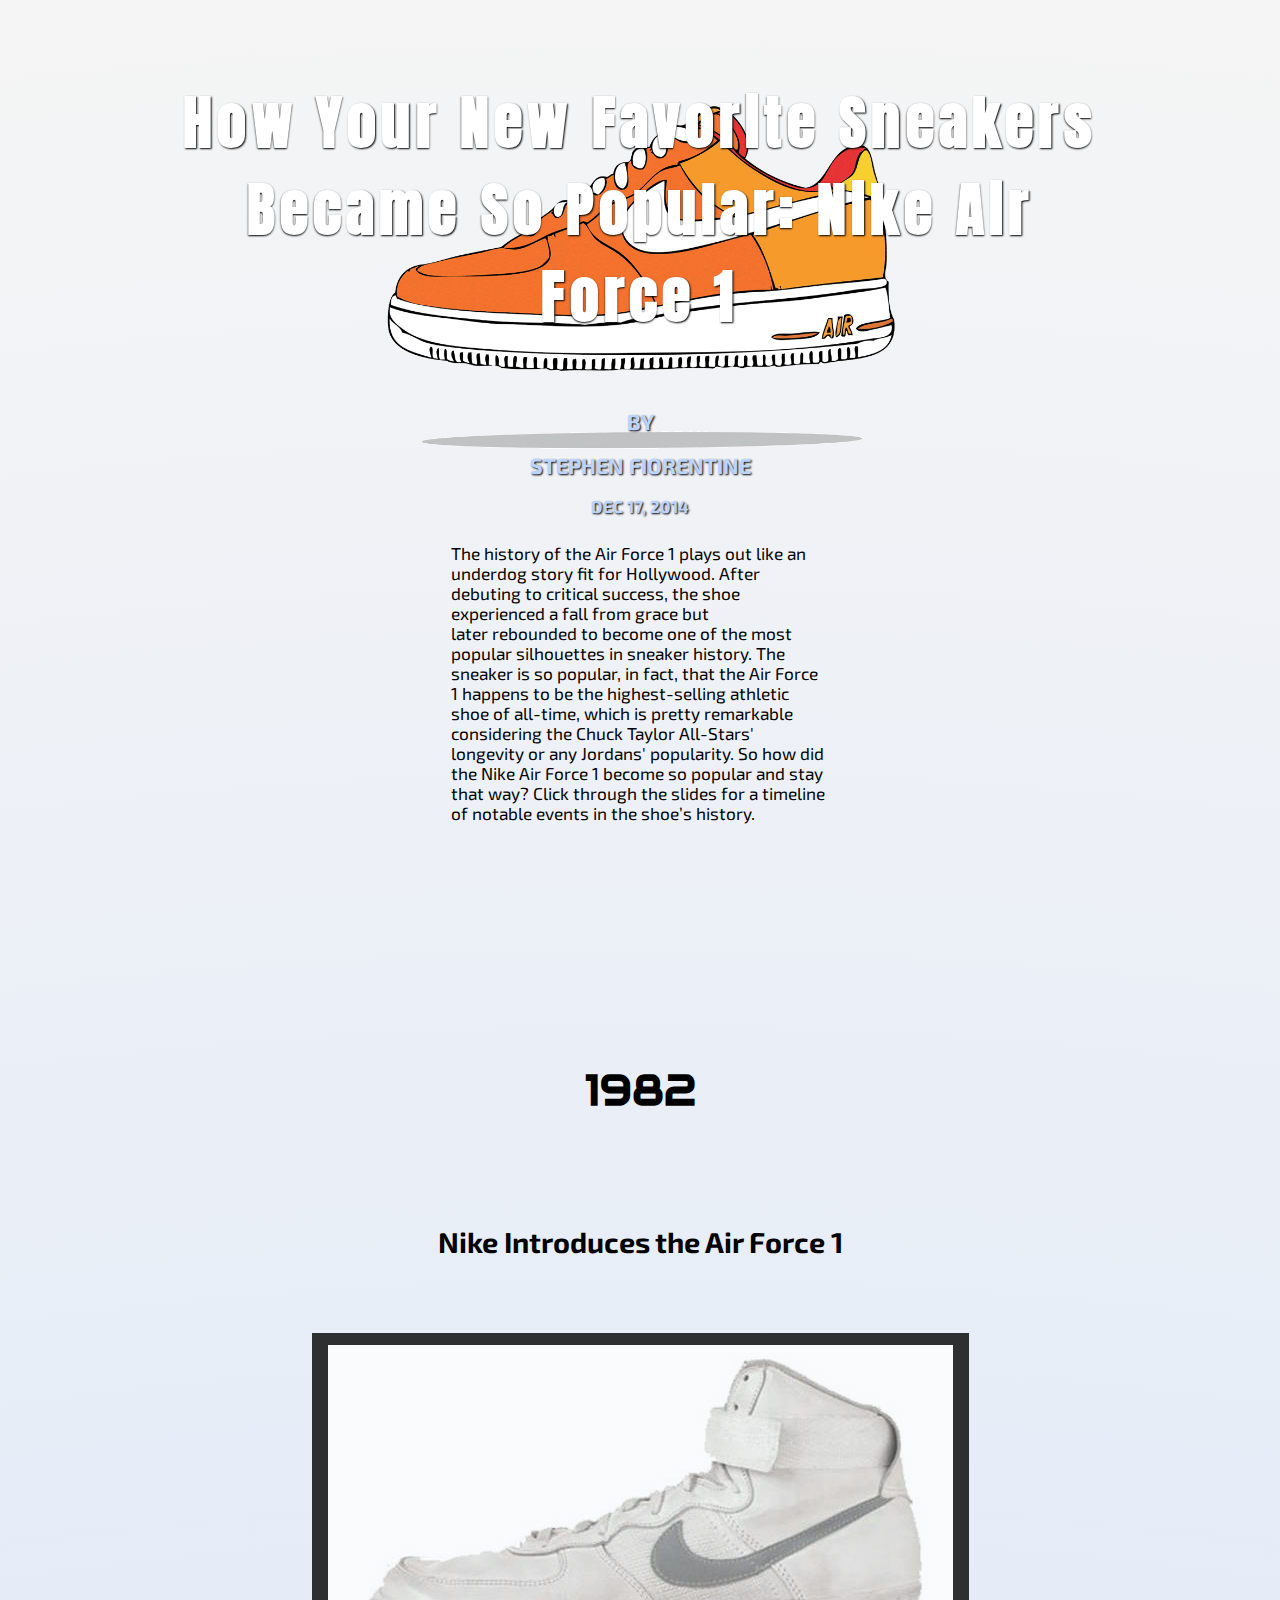
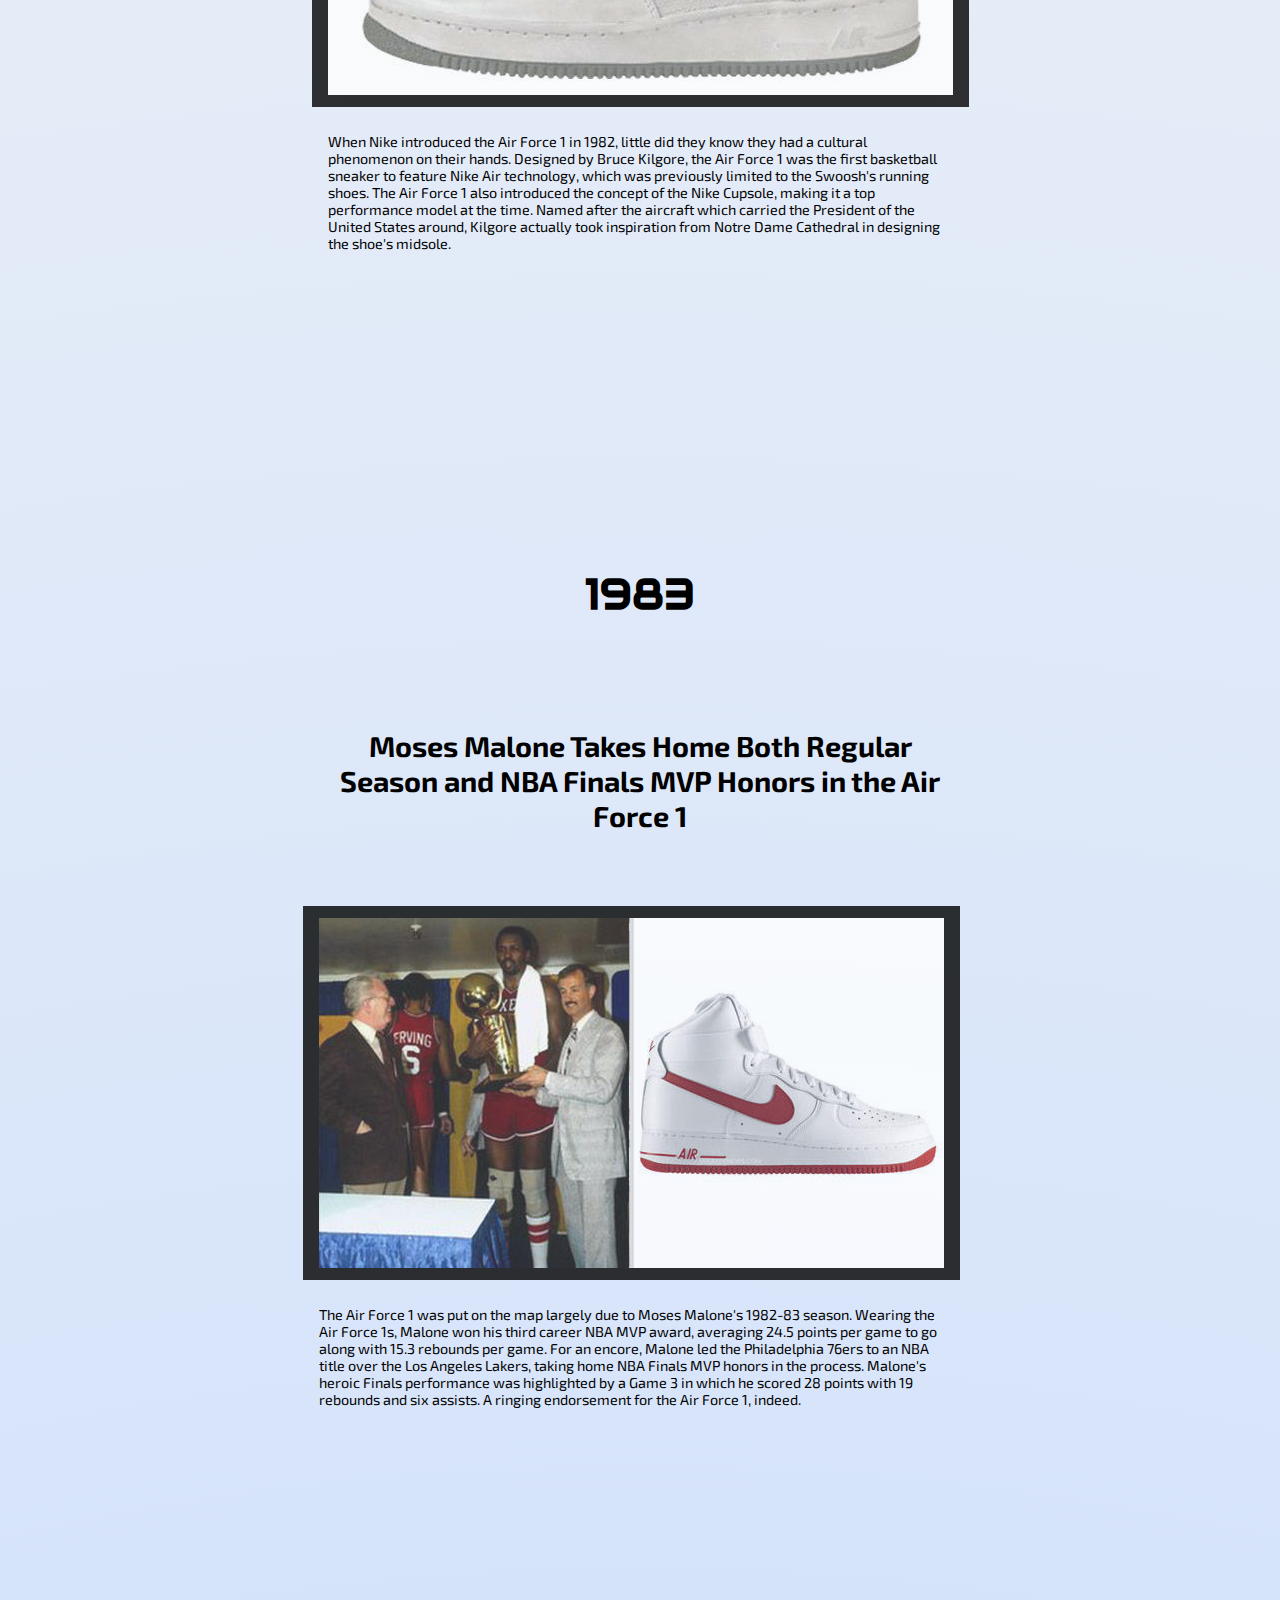
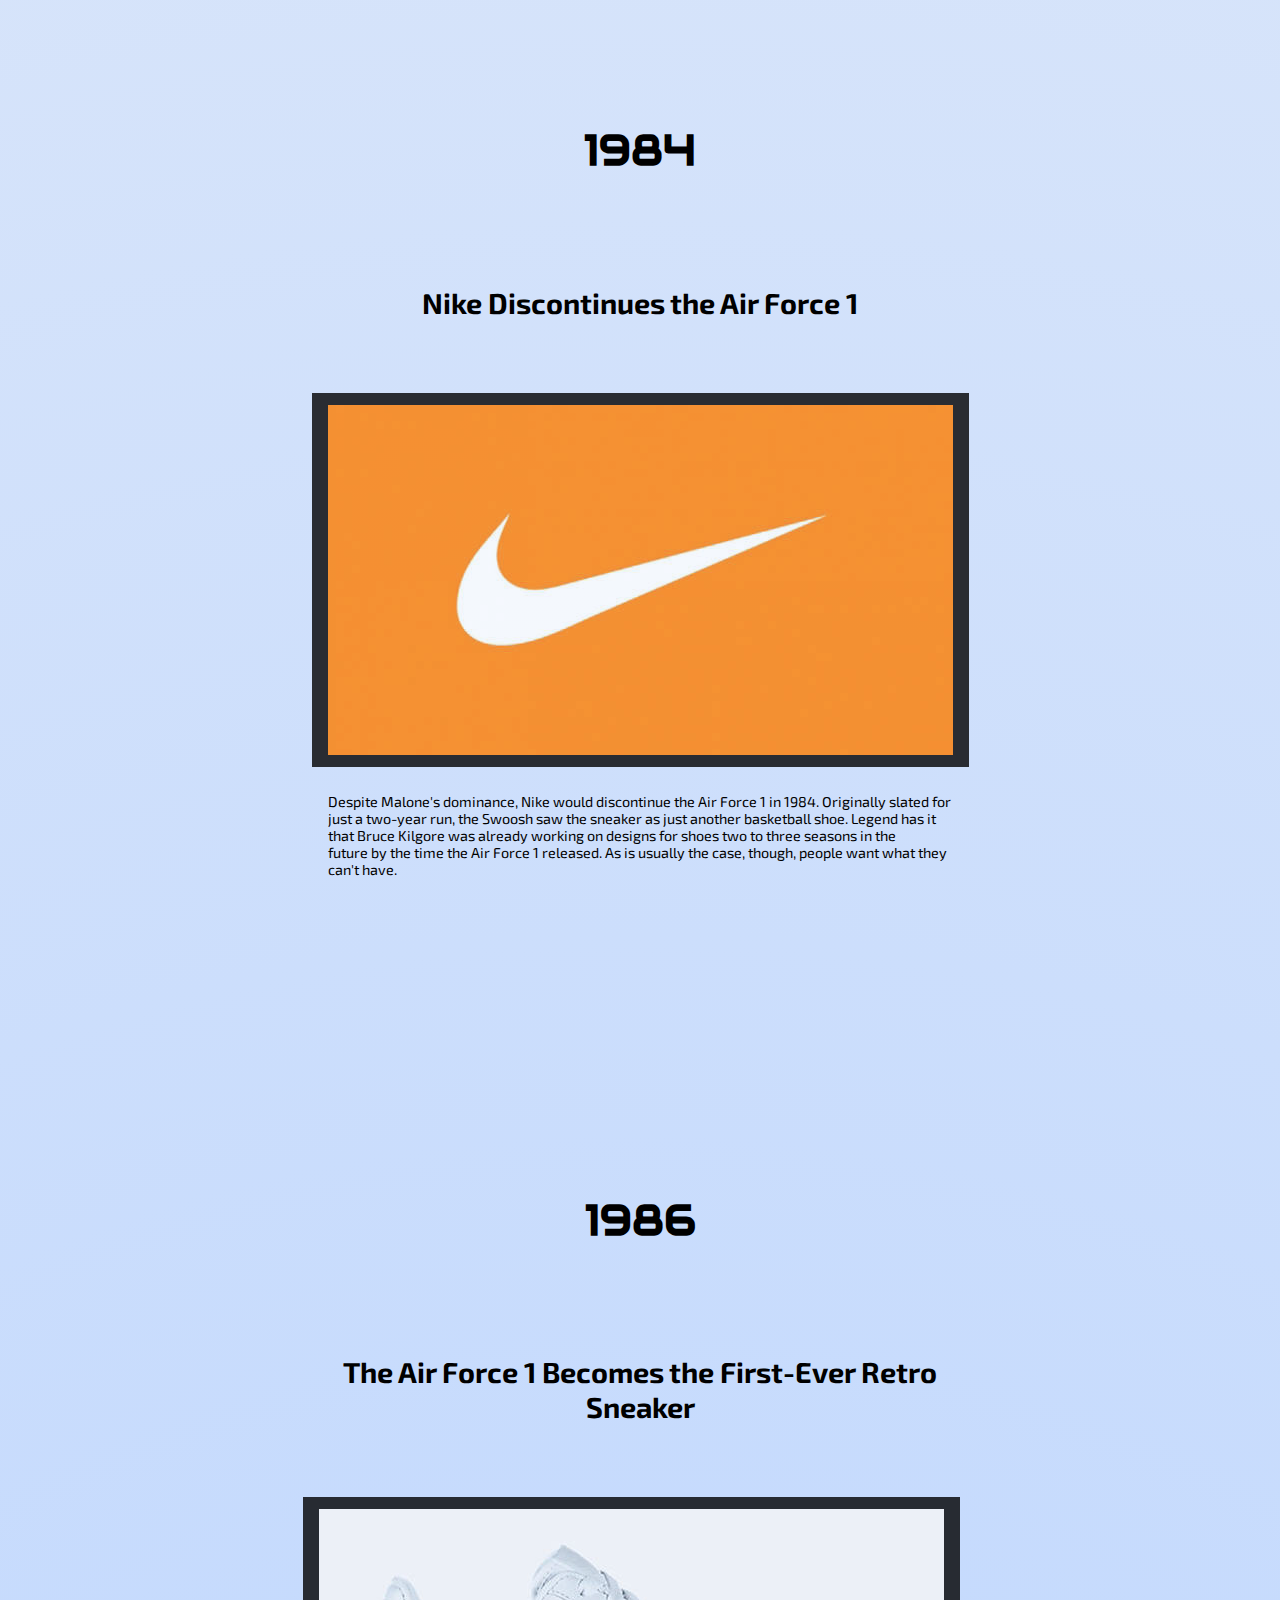
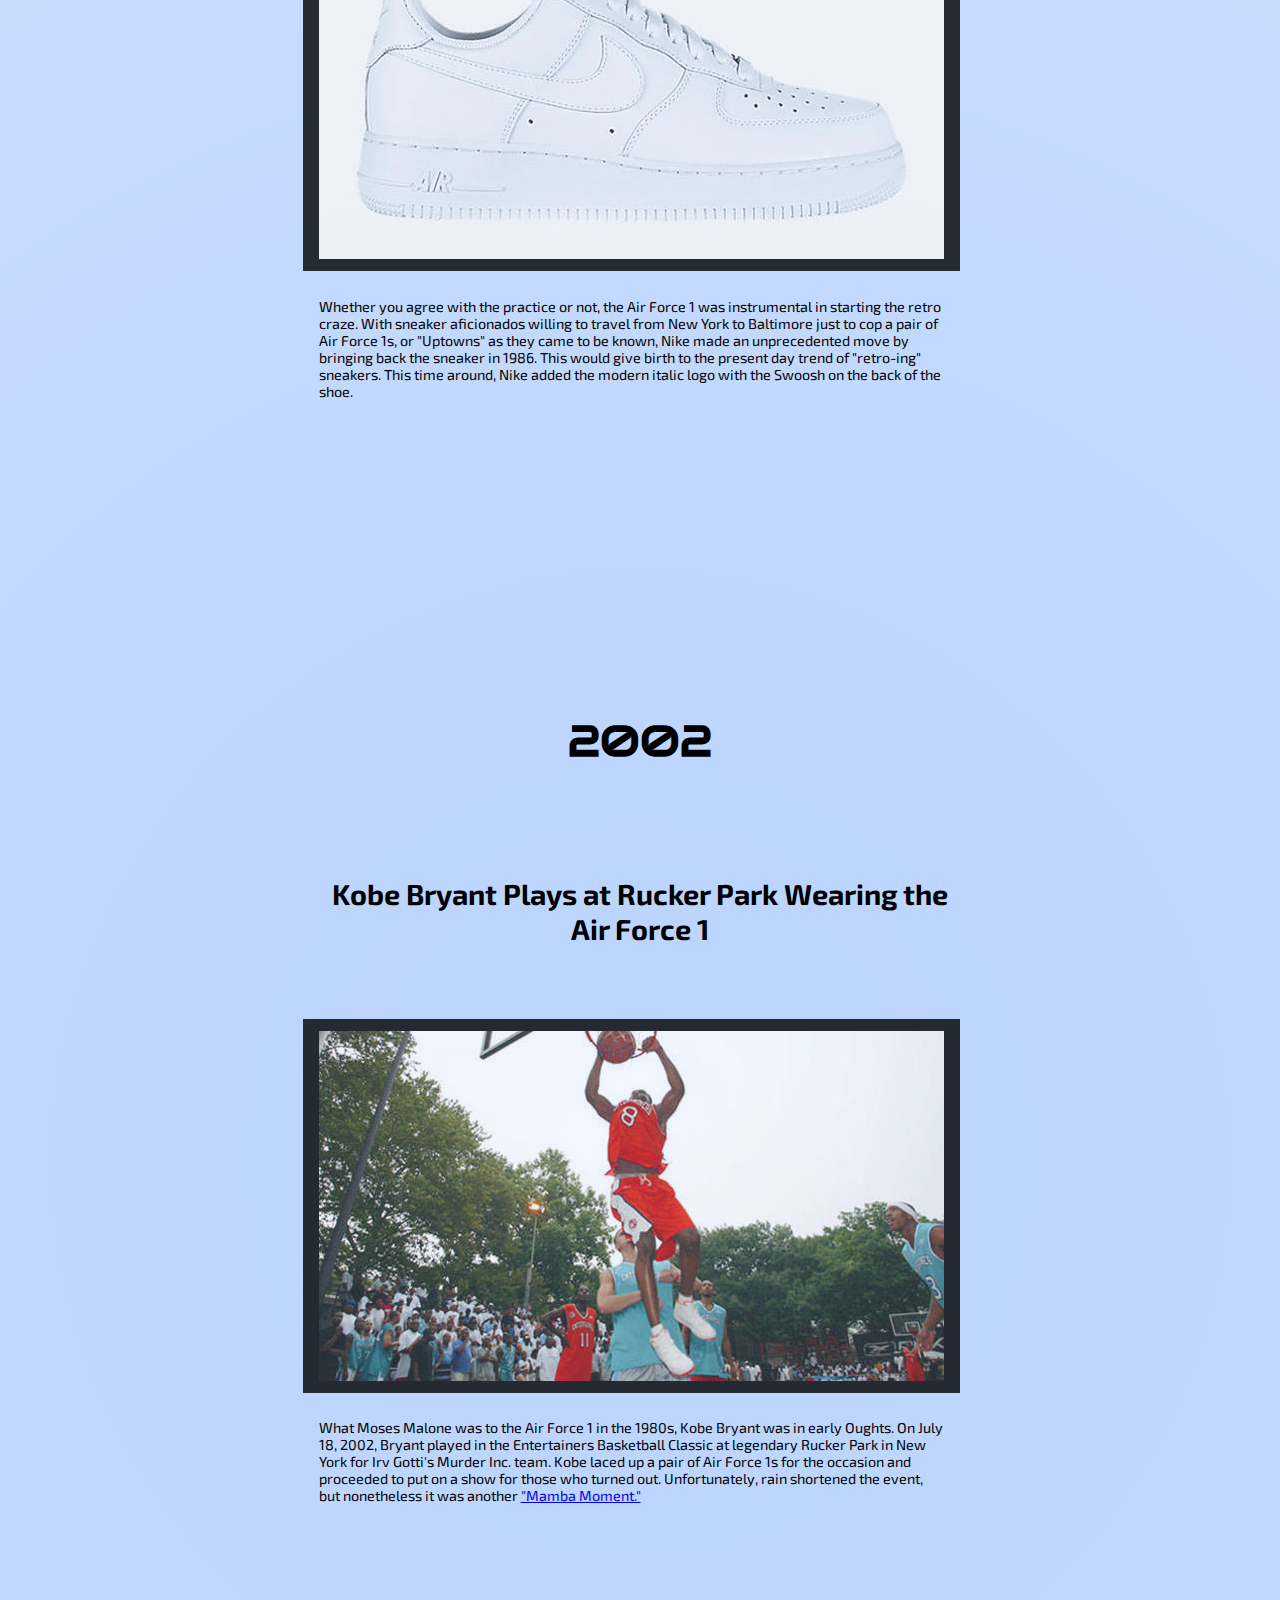
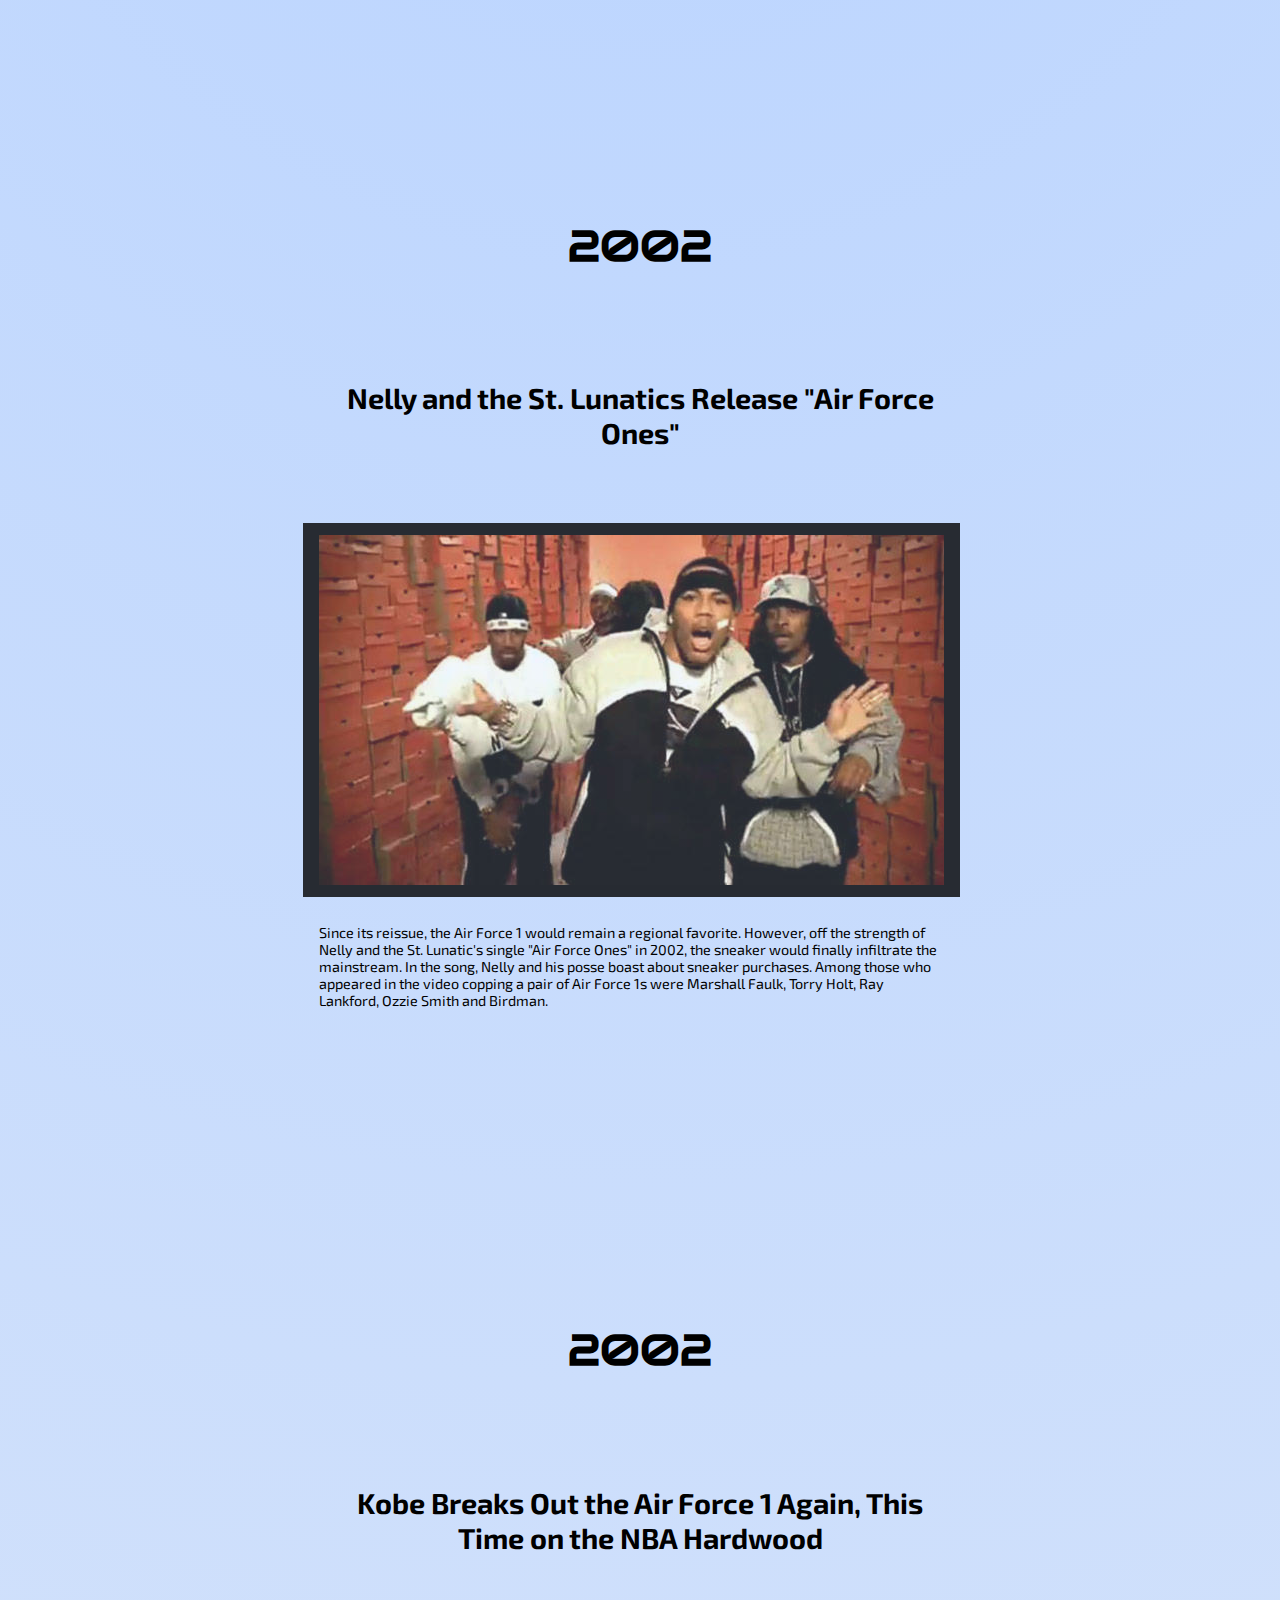
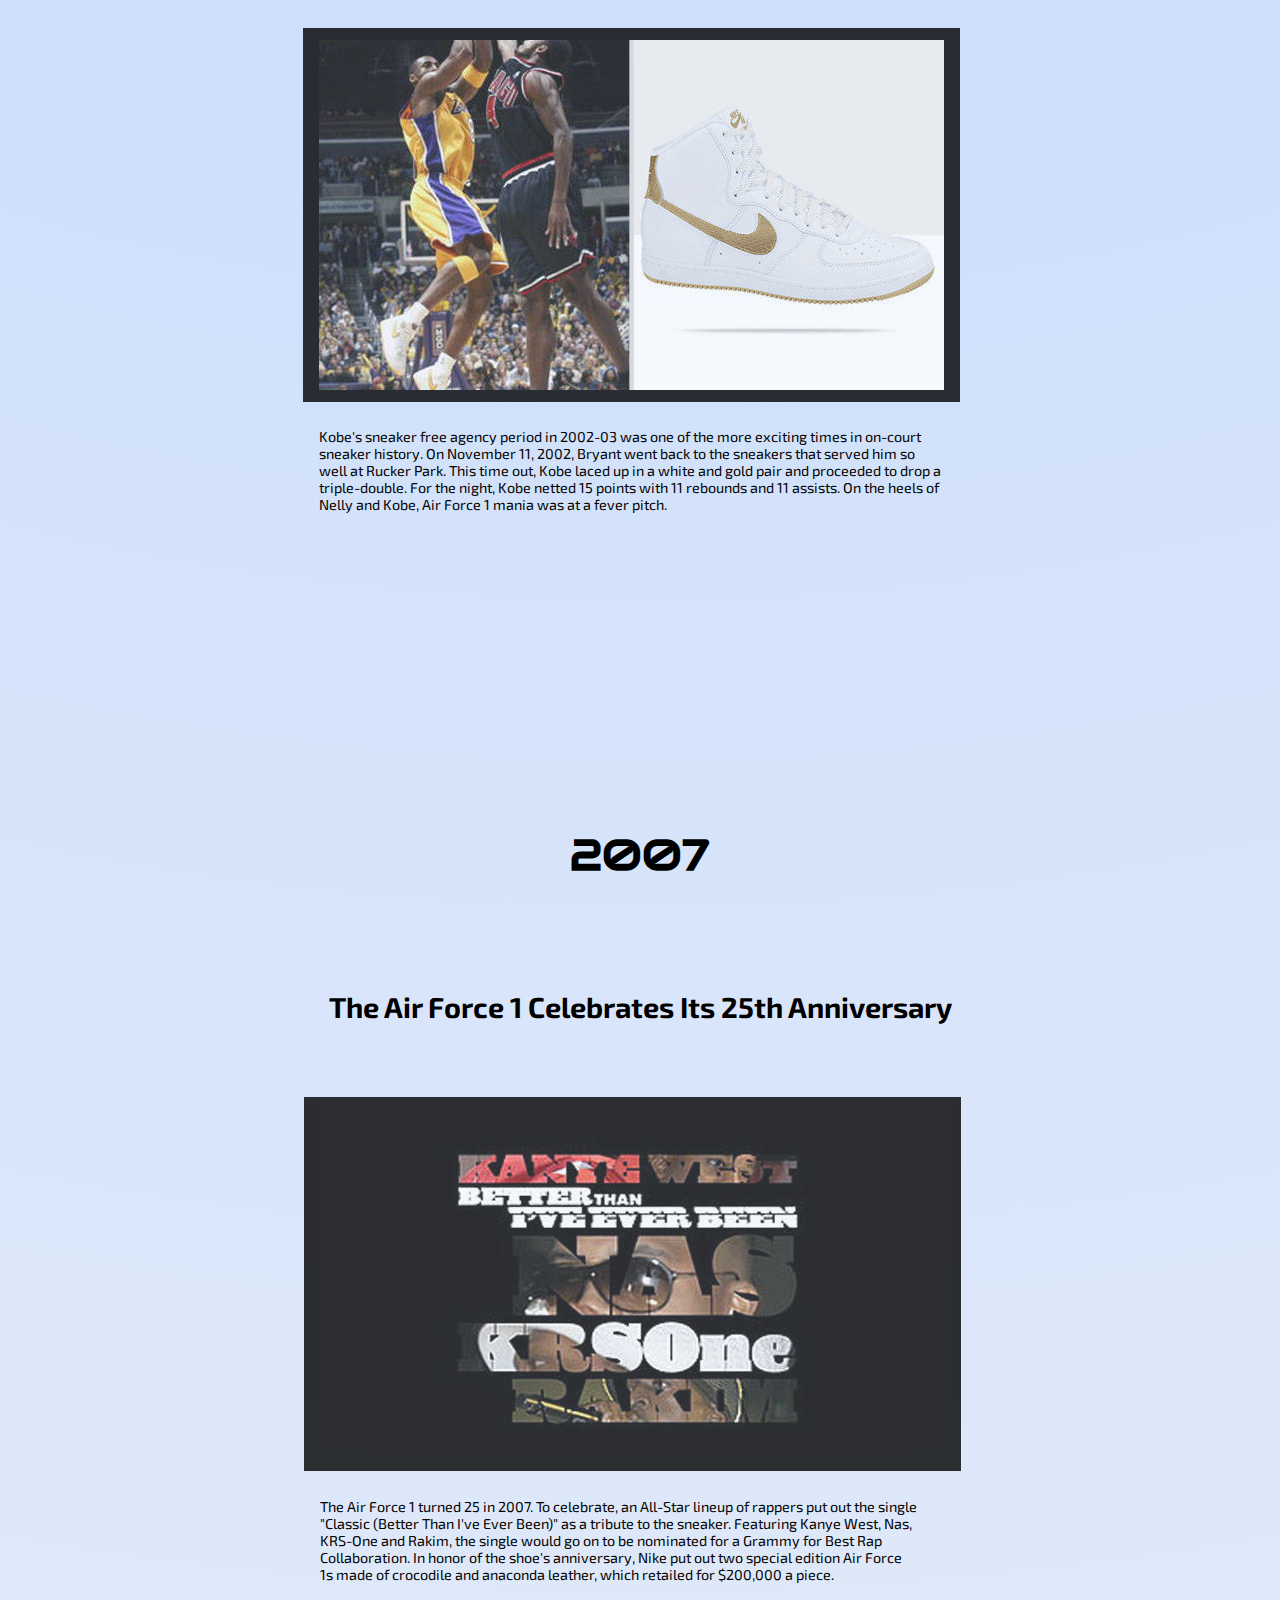
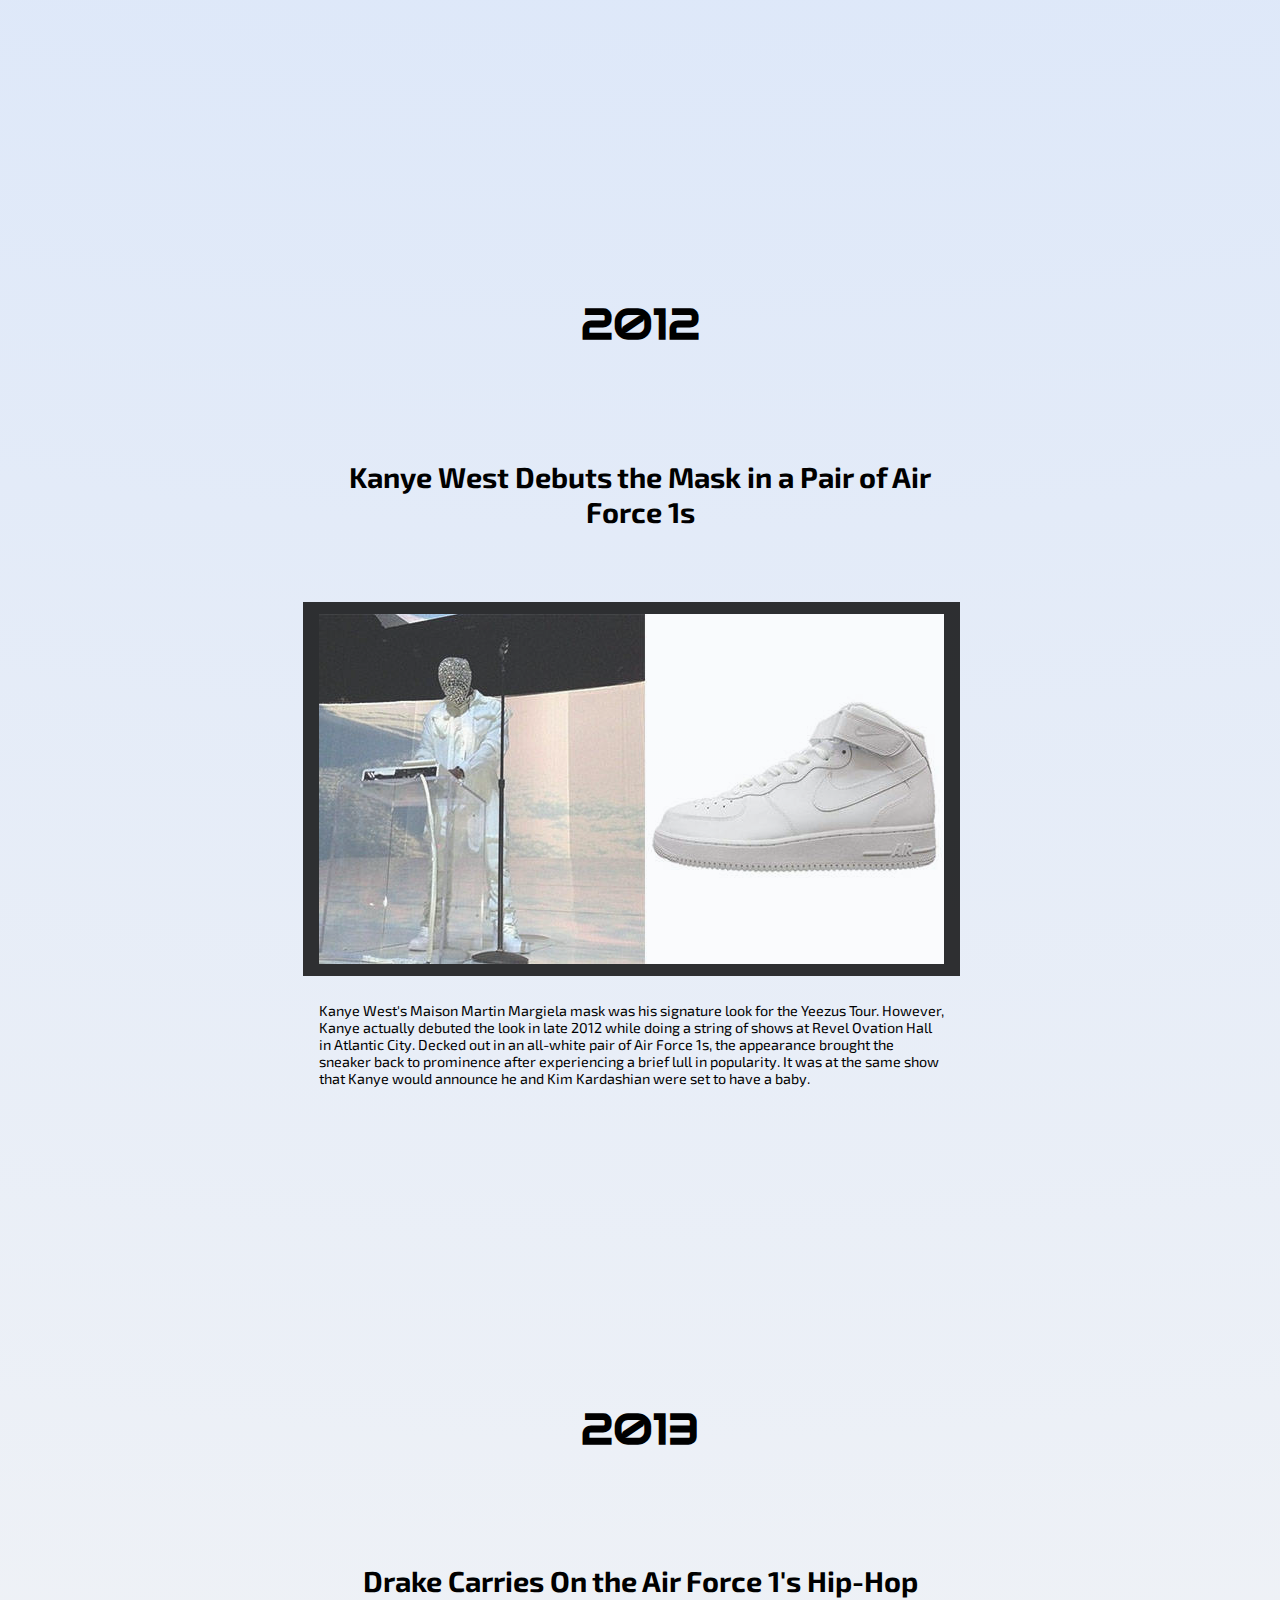
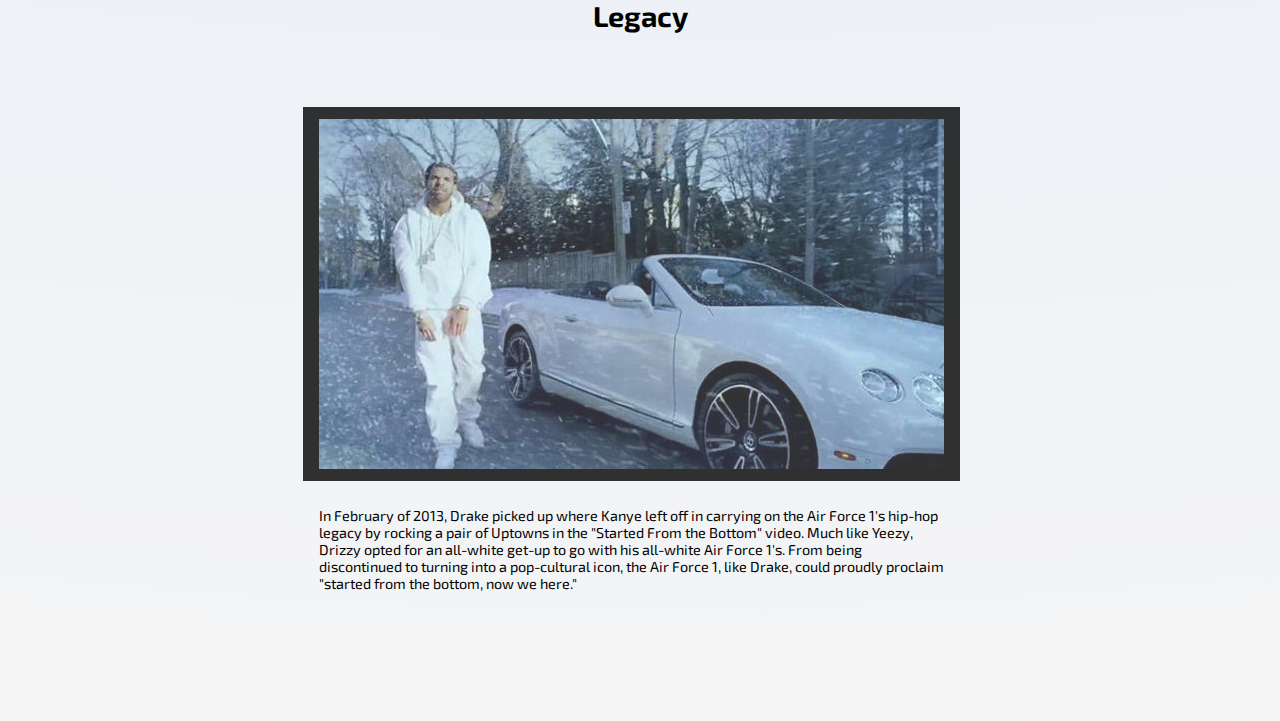
<file: index.html>
<!DOCTYPE html>
<html>
  <head>
    <meta charset="utf-8">
    <link rel="stylesheet" type="text/css" href="style.css">
    <link href="https://fonts.googleapis.com/css?family=Anton|Audiowide|Exo+2" rel="stylesheet">
    <title>How Your New Favorite Sneakers Became So Popular: Nike Air Force 1</title>
  </head>
  <body>

    <div class="title">
      <h1>How Your New Favorite Sneakers Became So Popular: Nike Air Force 1</h1>
      <h2>BY</h2>
      <h2>STEPHEN FIORENTINE</h2>
      <h3>DEC 17, 2014</h3>
      <!--<img id="af1" src="af1_small.gif">-->
    </div>

    <div class="intro">
    <p>The history of the Air Force 1 plays out like an underdog story fit for Hollywood. After debuting to critical success, the shoe experienced a fall from grace but later rebounded to become one of the most popular silhouettes in sneaker history. The sneaker is so popular, in fact, that the Air Force 1 happens to be the highest-selling athletic shoe of all-time, which is pretty remarkable considering the Chuck Taylor All-Stars' longevity or any Jordans' popularity.
      So how did the Nike Air Force 1 become so popular and stay that way? Click through the slides for a timeline of notable events in the shoe’s history.</p>
    </div>

    <!-- hover date test
    <div class="hover">
      <button class="hoverbtn">2013</button>
      <div class="hover-content">
        <h4>Drake Carries On the Air Force 1's Hip-Hop Legacy</h4>
        <img src="../p_img/2013.jpg">
        <p>In February of 2013, Drake picked up where Kanye left off in carrying on the Air Force 1's hip-hop legacy by rocking a pair of Uptowns in the "Started From the Bottom" video. Much like Yeezy, Drizzy opted for an all-white get-up to go with his all-white Air Force 1's. From being discontinued to turning into a pop-cultural icon, the Air Force 1, like Drake, could proudly proclaim "started from the bottom, now we here."</p>
      </div>
    </div>
    -->

    <div class="flex-container">

      <div class="flex-item">
      <h4>1982</h4>
      <h5>Nike Introduces the Air Force 1</h5>
      <img src="p_img/1982.jpg">
      <p>When Nike introduced the Air Force 1 in 1982, little did they know they had a cultural phenomenon on their hands. Designed by Bruce Kilgore, the Air Force 1 was the first basketball sneaker to feature Nike Air technology, which was previously limited to the Swoosh's running shoes. The Air Force 1 also introduced the concept of the Nike Cupsole, making it a top performance model at the time. Named after the aircraft which carried the President of the United States around, Kilgore actually took inspiration from Notre Dame Cathedral in designing the shoe's midsole.</p>
      </div>

      <div class="flex-item">
      <h4>1983</h4>
      <h5>Moses Malone Takes Home Both Regular Season and NBA Finals MVP Honors in the Air Force 1</h5>
      <img src="p_img/1983.jpg">
      <p>The Air Force 1 was put on the map largely due to Moses Malone's 1982-83 season. Wearing the Air Force 1s, Malone won his third career NBA MVP award, averaging 24.5 points per game to go along with 15.3 rebounds per game. For an encore, Malone led the Philadelphia 76ers to an NBA title over the Los Angeles Lakers, taking home NBA Finals MVP honors in the process. Malone's heroic Finals performance was highlighted by a Game 3 in which he scored 28 points with 19 rebounds and six assists. A ringing endorsement for the Air Force 1, indeed.</p>
      </div>

      <div class="flex-item">
      <h4>1984</h4>
      <h5>Nike Discontinues the Air Force 1</h5>
      <img src="p_img/1984.jpg">
      <p>Despite Malone's dominance, Nike would discontinue the Air Force 1 in 1984. Originally slated for just a two-year run, the Swoosh saw the sneaker as just another basketball shoe. Legend has it that Bruce Kilgore was already working on designs for shoes two to three seasons in the future by the time the Air Force 1 released. As is usually the case, though, people want what they can't have.</p>
      </div>

      <div class="flex-item">
      <h4>1986</h4>
      <h5>The Air Force 1 Becomes the First-Ever Retro Sneaker</h5>
      <img src="p_img/1986.jpg">
      <p>Whether you agree with the practice or not, the Air Force 1 was instrumental in starting the retro craze. With sneaker aficionados willing to travel from New York to Baltimore just to cop a pair of Air Force 1s, or "Uptowns" as they came to be known, Nike made an unprecedented move by bringing back the sneaker in 1986. This would give birth to the present day trend of "retro-ing" sneakers. This time around, Nike added the modern italic logo with the Swoosh on the back of the shoe.</p>
      </div>

      <div class="flex-item">
      <h4>2002</h4>
      <h5>Kobe Bryant Plays at Rucker Park Wearing the Air Force 1</h5>
      <img src="p_img/2002.jpg">
      <p>What Moses Malone was to the Air Force 1 in the 1980s, Kobe Bryant was in early Oughts. On July 18, 2002, Bryant played in the Entertainers Basketball Classic at legendary Rucker Park in New York for Irv Gotti's Murder Inc. team. Kobe laced up a pair of Air Force 1s for the occasion and proceeded to put on a show for those who turned out. Unfortunately, rain shortened the event, but nonetheless it was another <a href="http://sneakerreport.com/sports/basketball-sports/nike-honors-kobe-bryant-with-the-nikeid-kobe-9-elite-low-mamba-moment/">"Mamba Moment."</a></p>
      </div>

      <div class="flex-item">
      <h4>2002</h4>
      <h5>Nelly and the St. Lunatics Release "Air Force Ones"</h5>
      <img src="p_img/2002_2.jpg">
      <p>Since its reissue, the Air Force 1 would remain a regional favorite. However, off the strength of Nelly and the St. Lunatic's single "Air Force Ones" in 2002, the sneaker would finally infiltrate the mainstream. In the song, Nelly and his posse boast about sneaker purchases. Among those who appeared in the video copping a pair of Air Force 1s were Marshall Faulk, Torry Holt, Ray Lankford, Ozzie Smith and Birdman.</p>
      </div>

      <div class="flex-item">
      <h4>2002</h4>
      <h5>Kobe Breaks Out the Air Force 1 Again, This Time on the NBA Hardwood</h5>
      <img src="p_img/2002_3.jpg">
      <p>Kobe's sneaker free agency period in 2002-03 was one of the more exciting times in on-court sneaker history. On November 11, 2002, Bryant went back to the sneakers that served him so well at Rucker Park. This time out, Kobe laced up in a white and gold pair and proceeded to drop a triple-double. For the night, Kobe netted 15 points with 11 rebounds and 11 assists. On the heels of Nelly and Kobe, Air Force 1 mania was at a fever pitch.</p>
      </div>

      <div class="flex-item">
      <h4>2007</h4>
      <h5>The Air Force 1 Celebrates Its 25th Anniversary</h5>
      <img src="p_img/2007.jpg">
      <p>The Air Force 1 turned 25 in 2007. To celebrate, an All-Star lineup of rappers put out the single "Classic (Better Than I've Ever Been)" as a tribute to the sneaker. Featuring Kanye West, Nas, KRS-One and Rakim, the single would go on to be nominated for a Grammy for Best Rap Collaboration. In honor of the shoe's anniversary, Nike put out two special edition Air Force 1s made of crocodile and anaconda leather, which retailed for $200,000 a piece.</p>
      </div>

      <div class="flex-item">
      <h4>2012</h4>
      <h5>Kanye West Debuts the Mask in a Pair of Air Force 1s</h5>
      <img src="p_img/2012.jpg">
      <p>Kanye West's Maison Martin Margiela mask was his signature look for the Yeezus Tour. However, Kanye actually debuted the look in late 2012 while doing a string of shows at Revel Ovation Hall in Atlantic City. Decked out in an all-white pair of Air Force 1s, the appearance brought the sneaker back to prominence after experiencing a brief lull in popularity. It was at the same show that Kanye would announce he and Kim Kardashian were set to have a baby.</p>
      </div>

      <div class="flex-item">
      <h4>2013</h4>
      <h5>Drake Carries On the Air Force 1's Hip-Hop Legacy</h5>
      <img src="p_img/2013.jpg">
      <p>In February of 2013, Drake picked up where Kanye left off in carrying on the Air Force 1's hip-hop legacy by rocking a pair of Uptowns in the "Started From the Bottom" video. Much like Yeezy, Drizzy opted for an all-white get-up to go with his all-white Air Force 1's. From being discontinued to turning into a pop-cultural icon, the Air Force 1, like Drake, could proudly proclaim "started from the bottom, now we here."</p>
      </div>


    </div>
  </body>
</html>
</file>
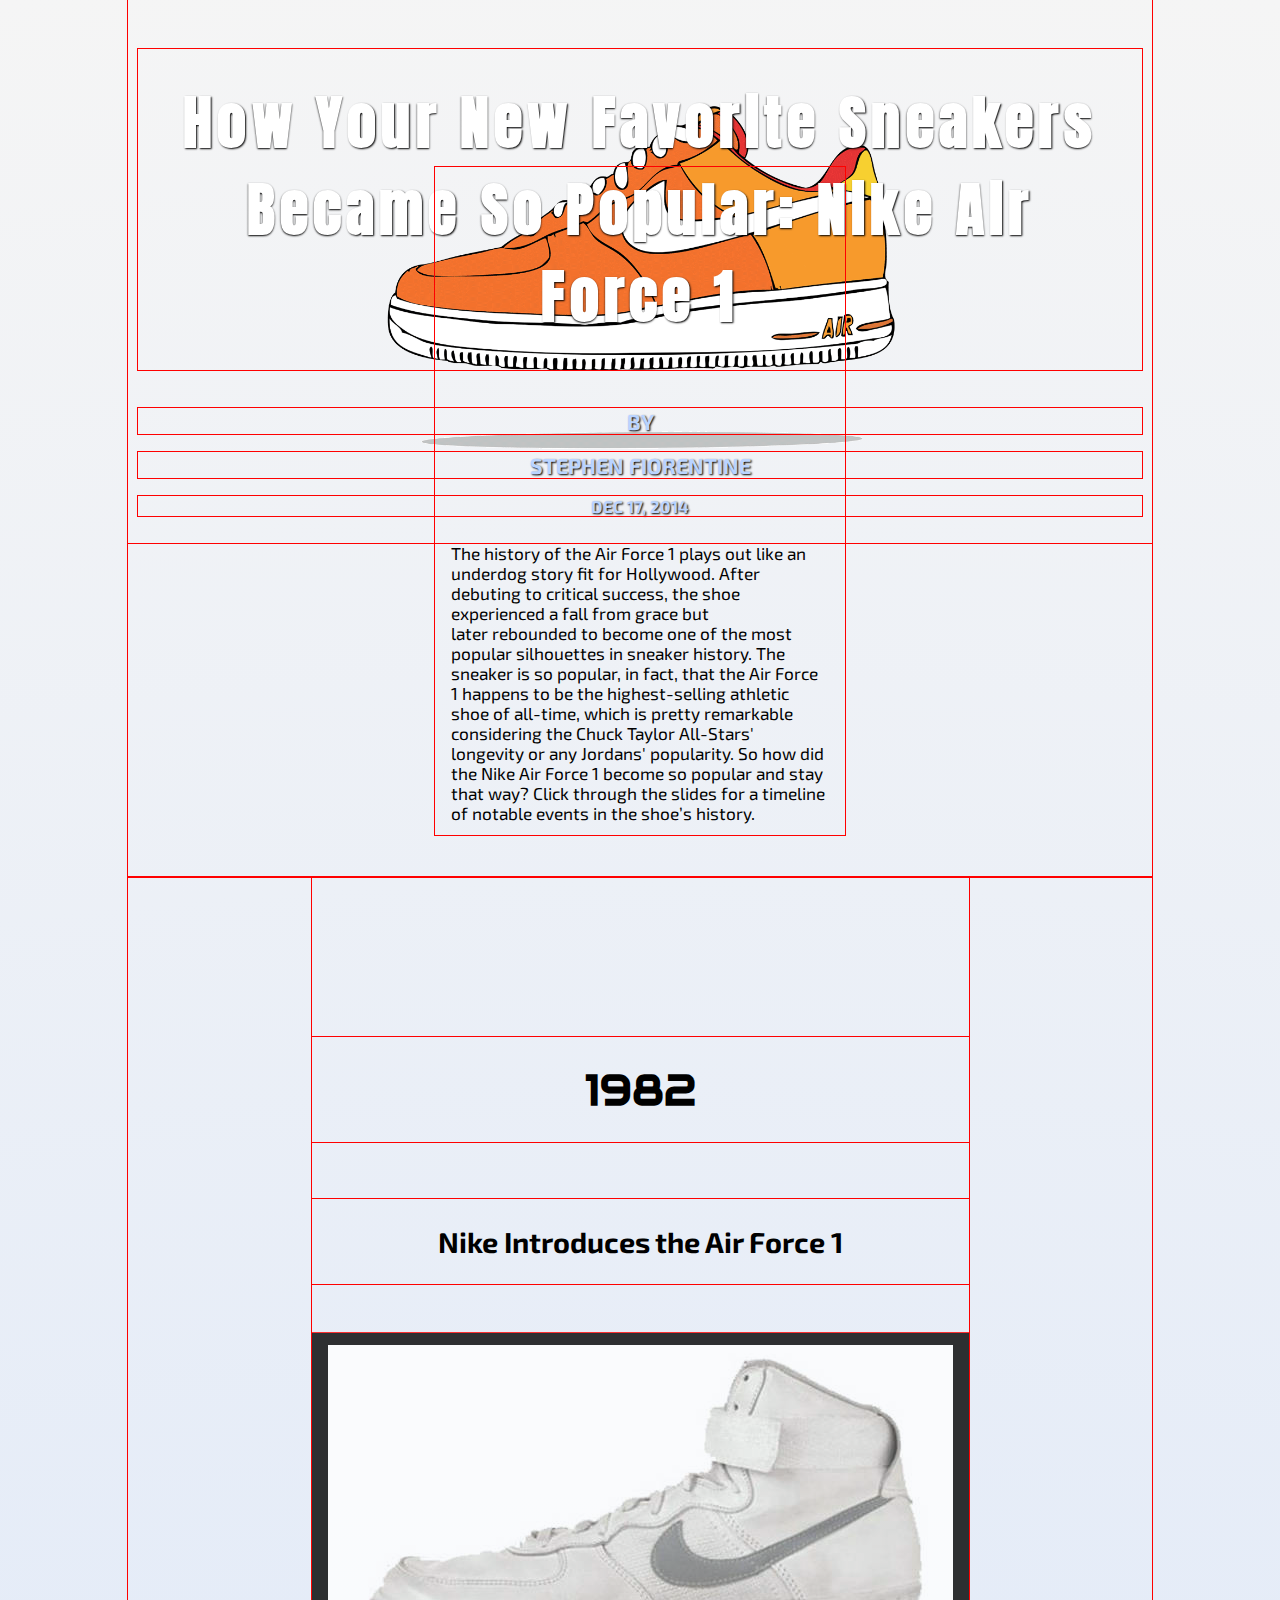
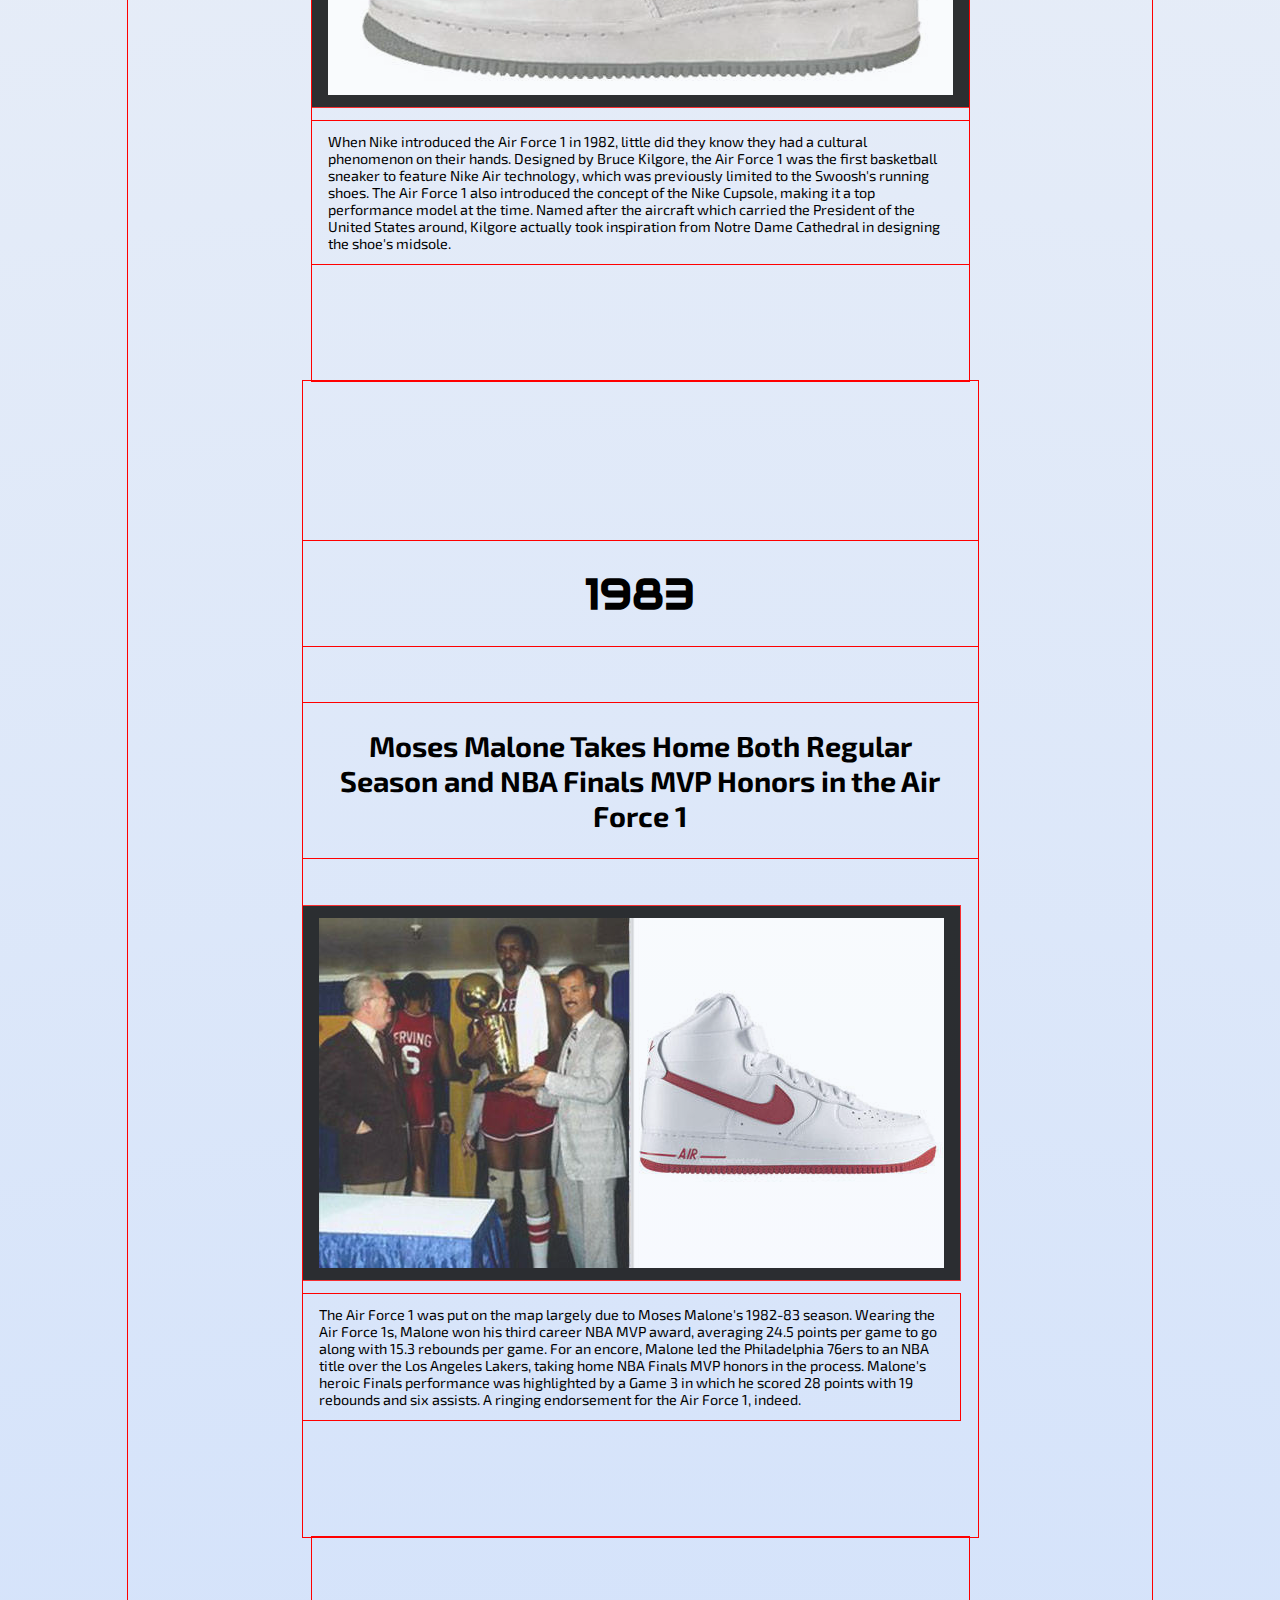
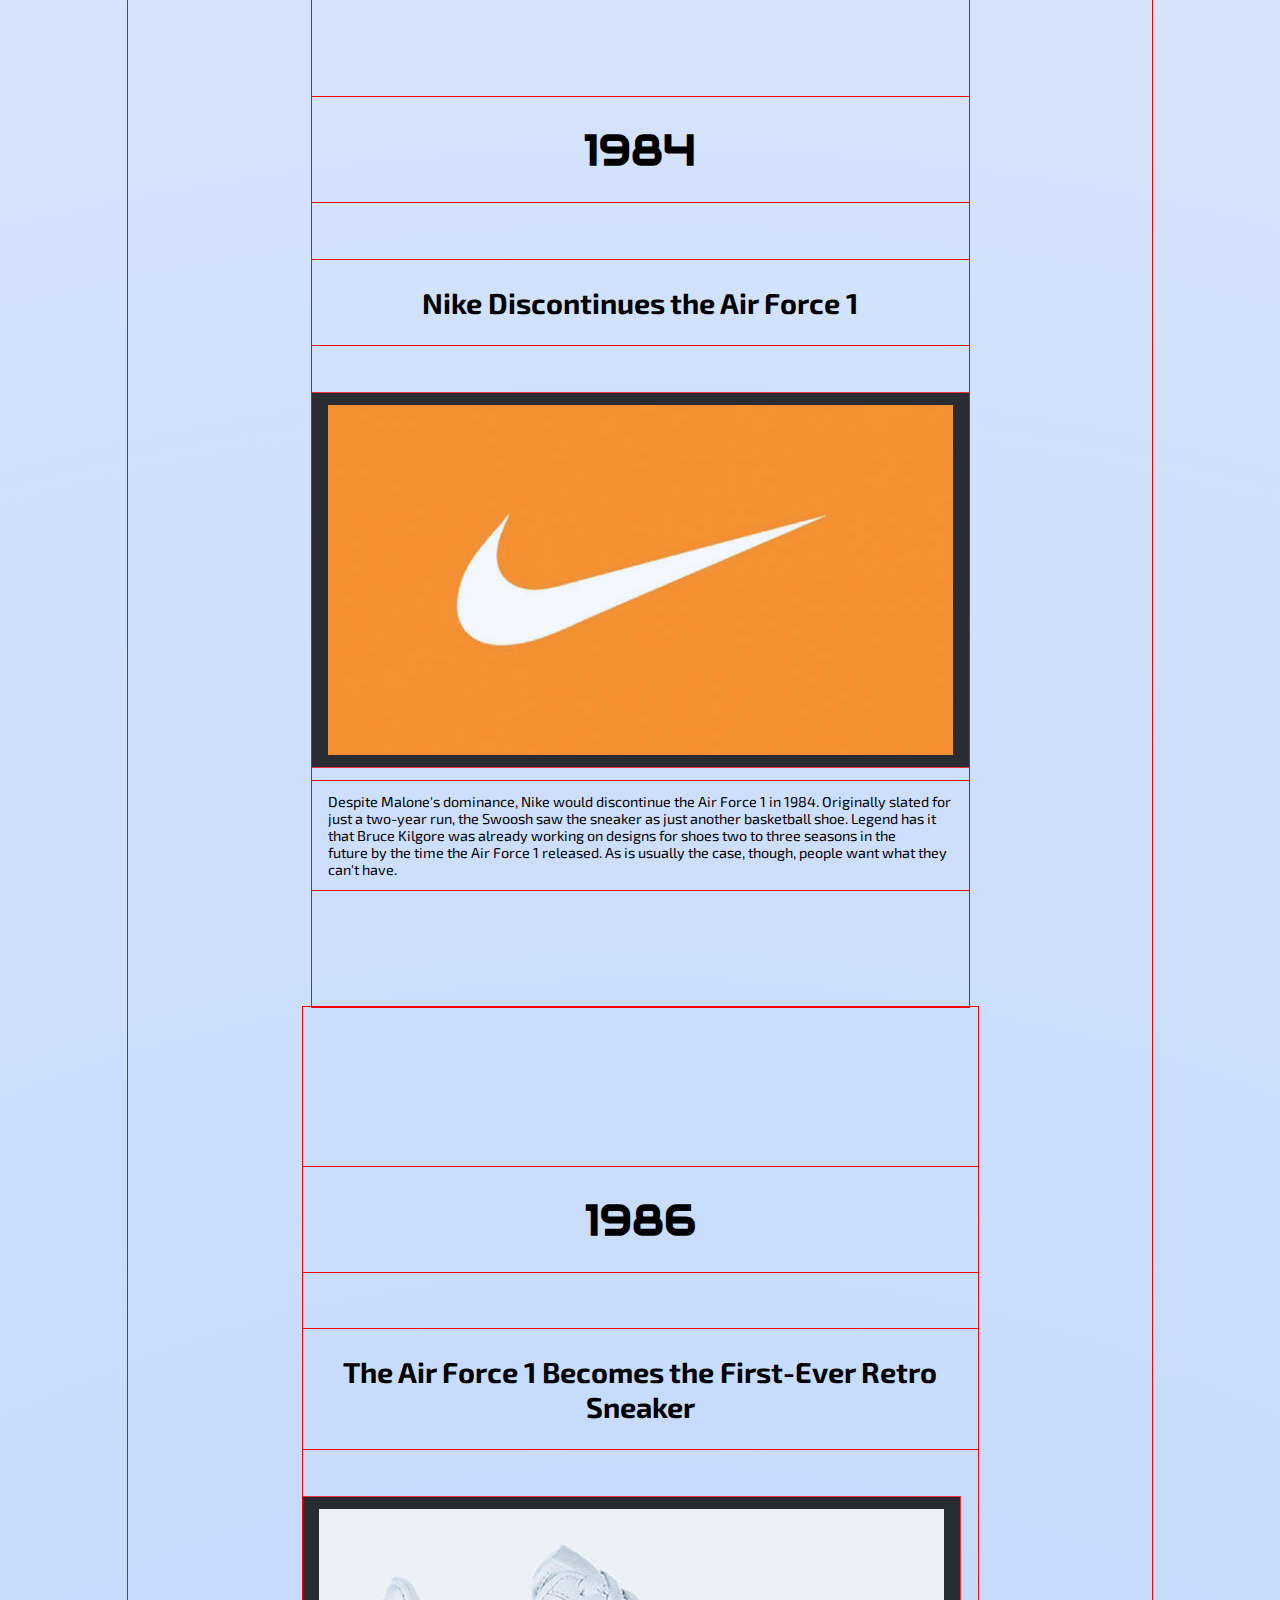
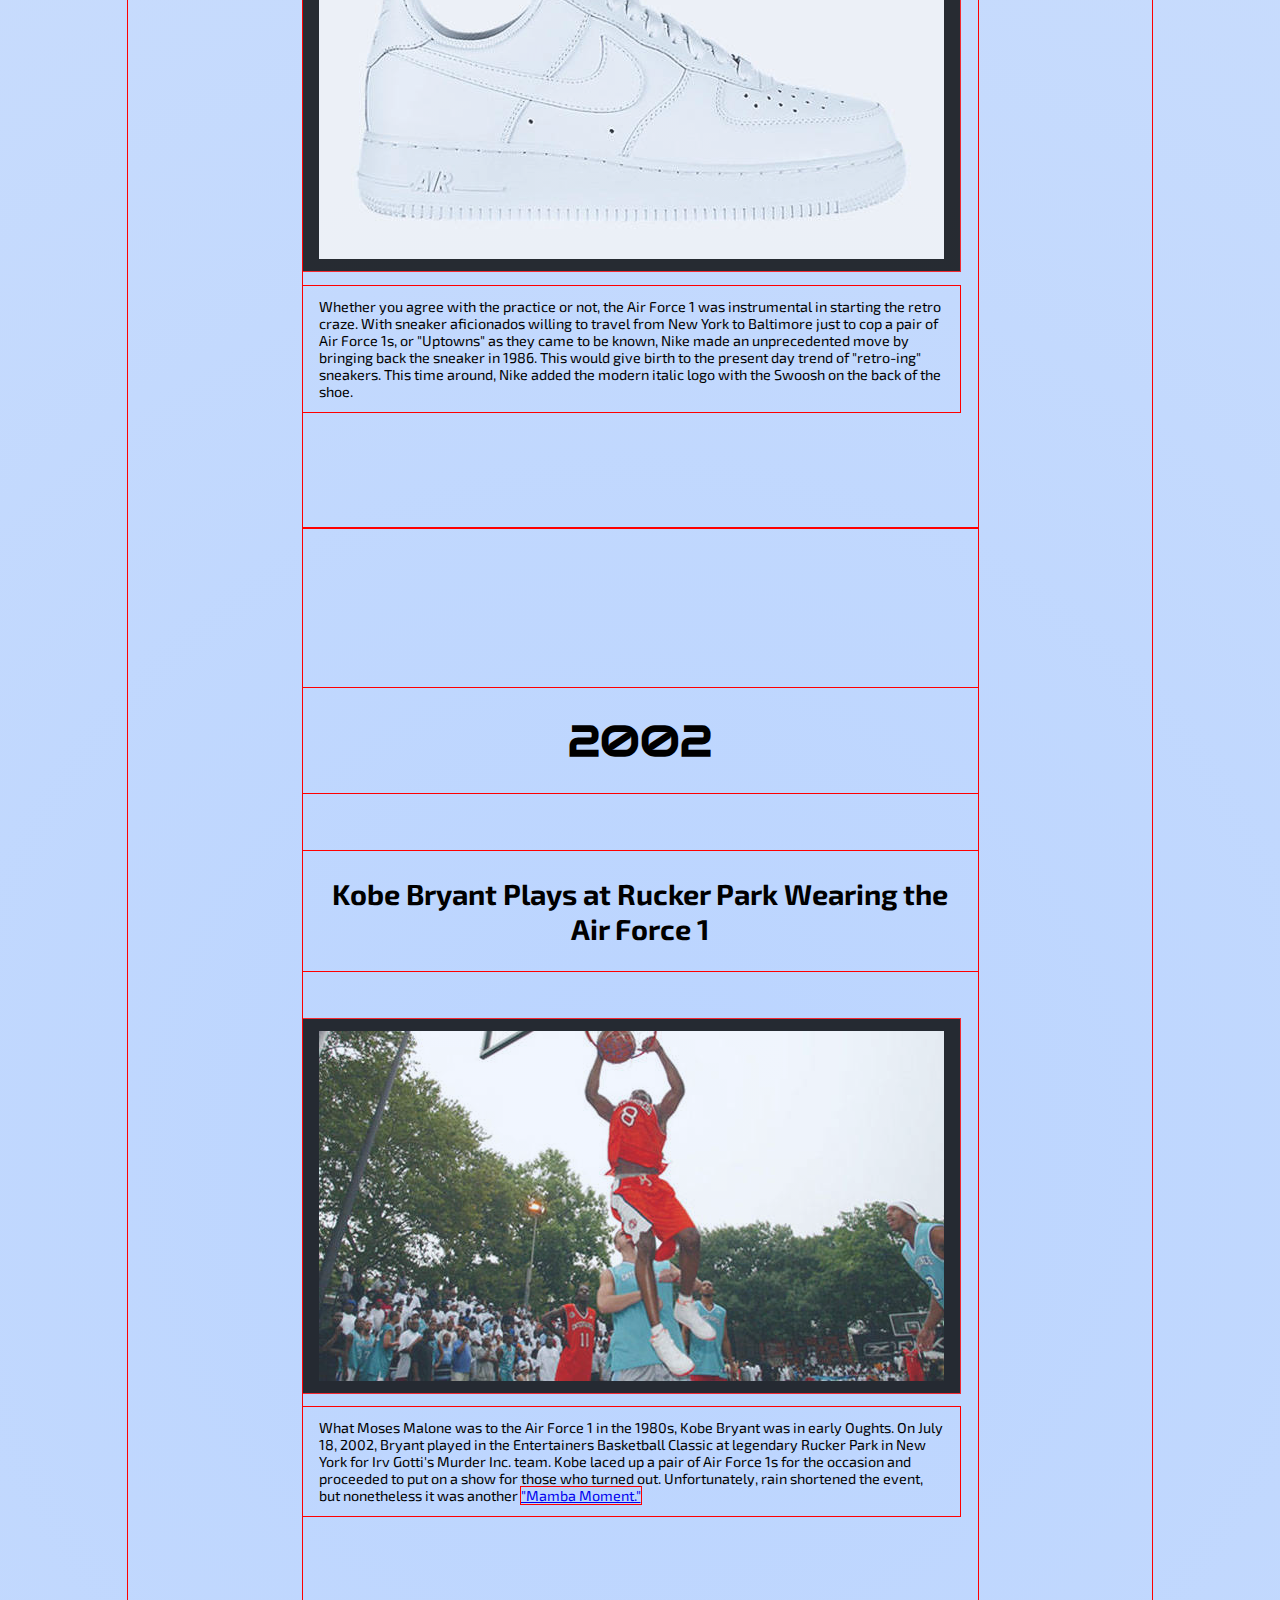
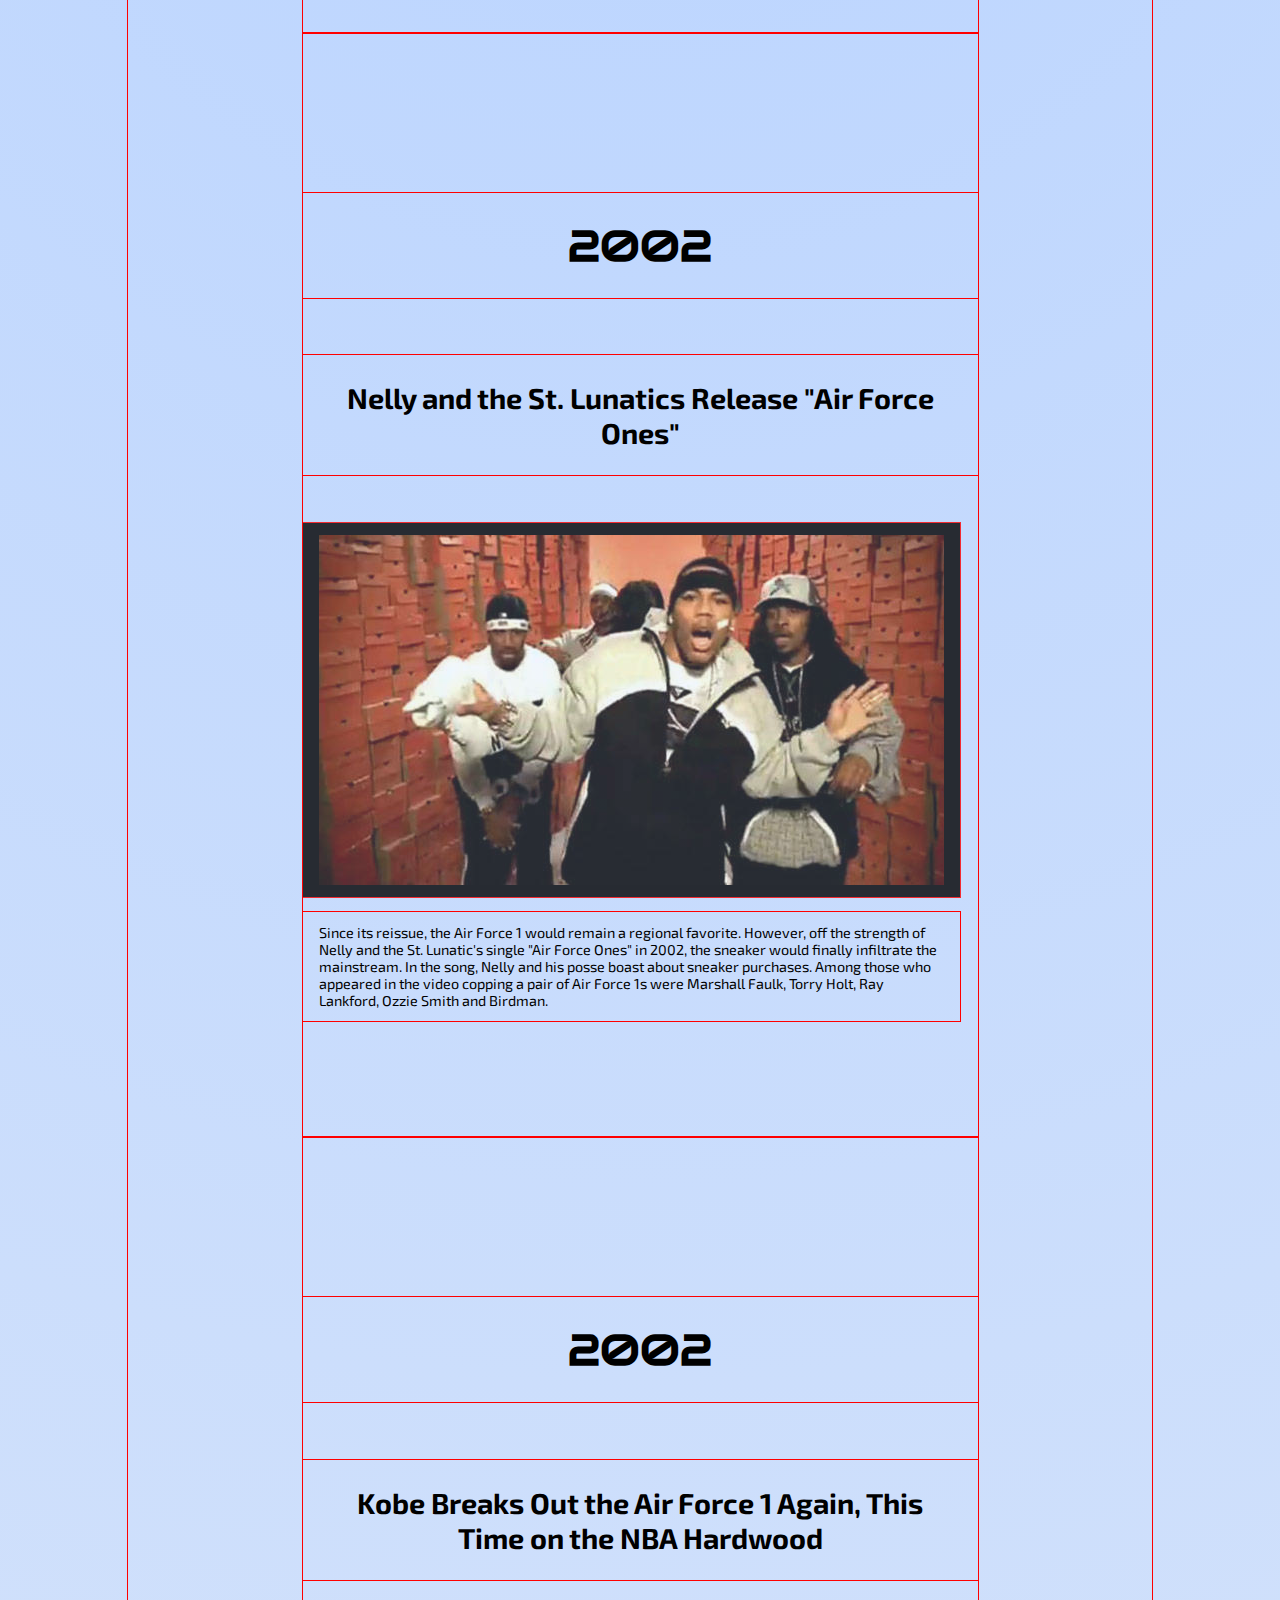
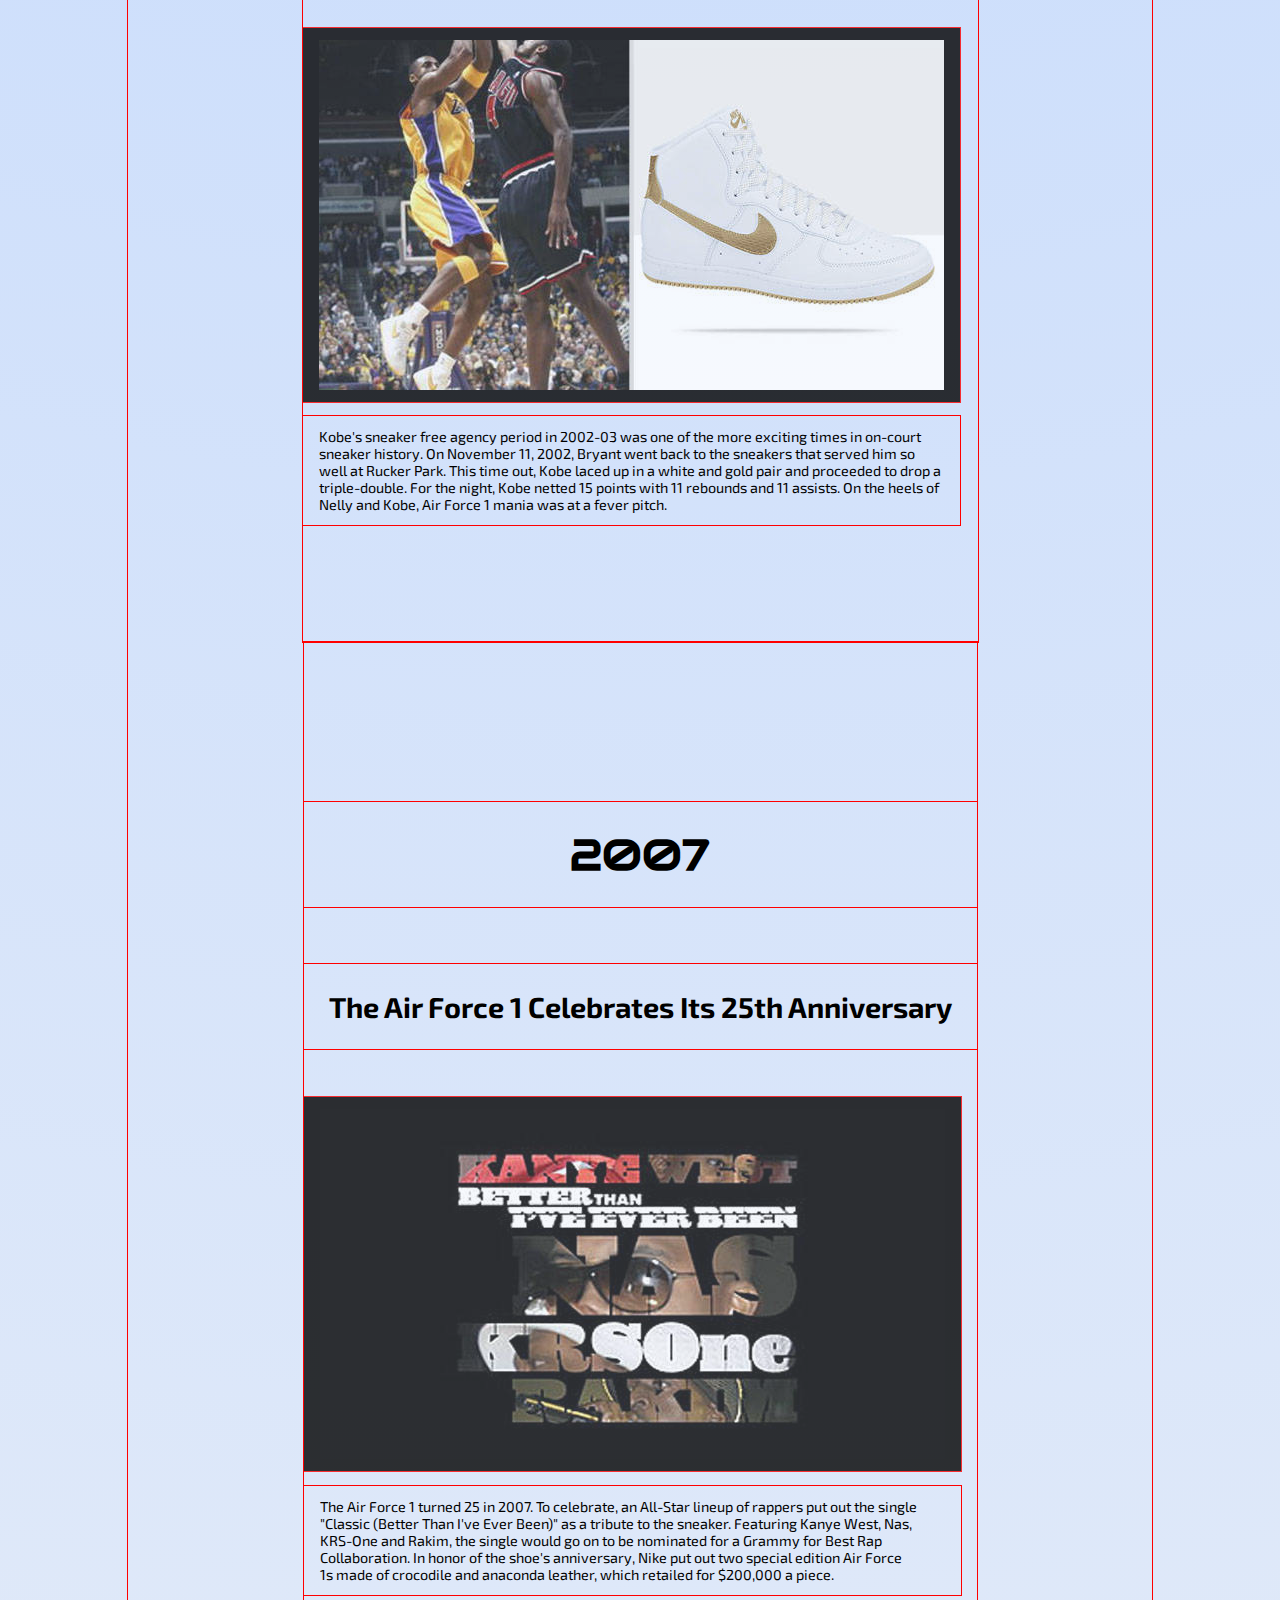
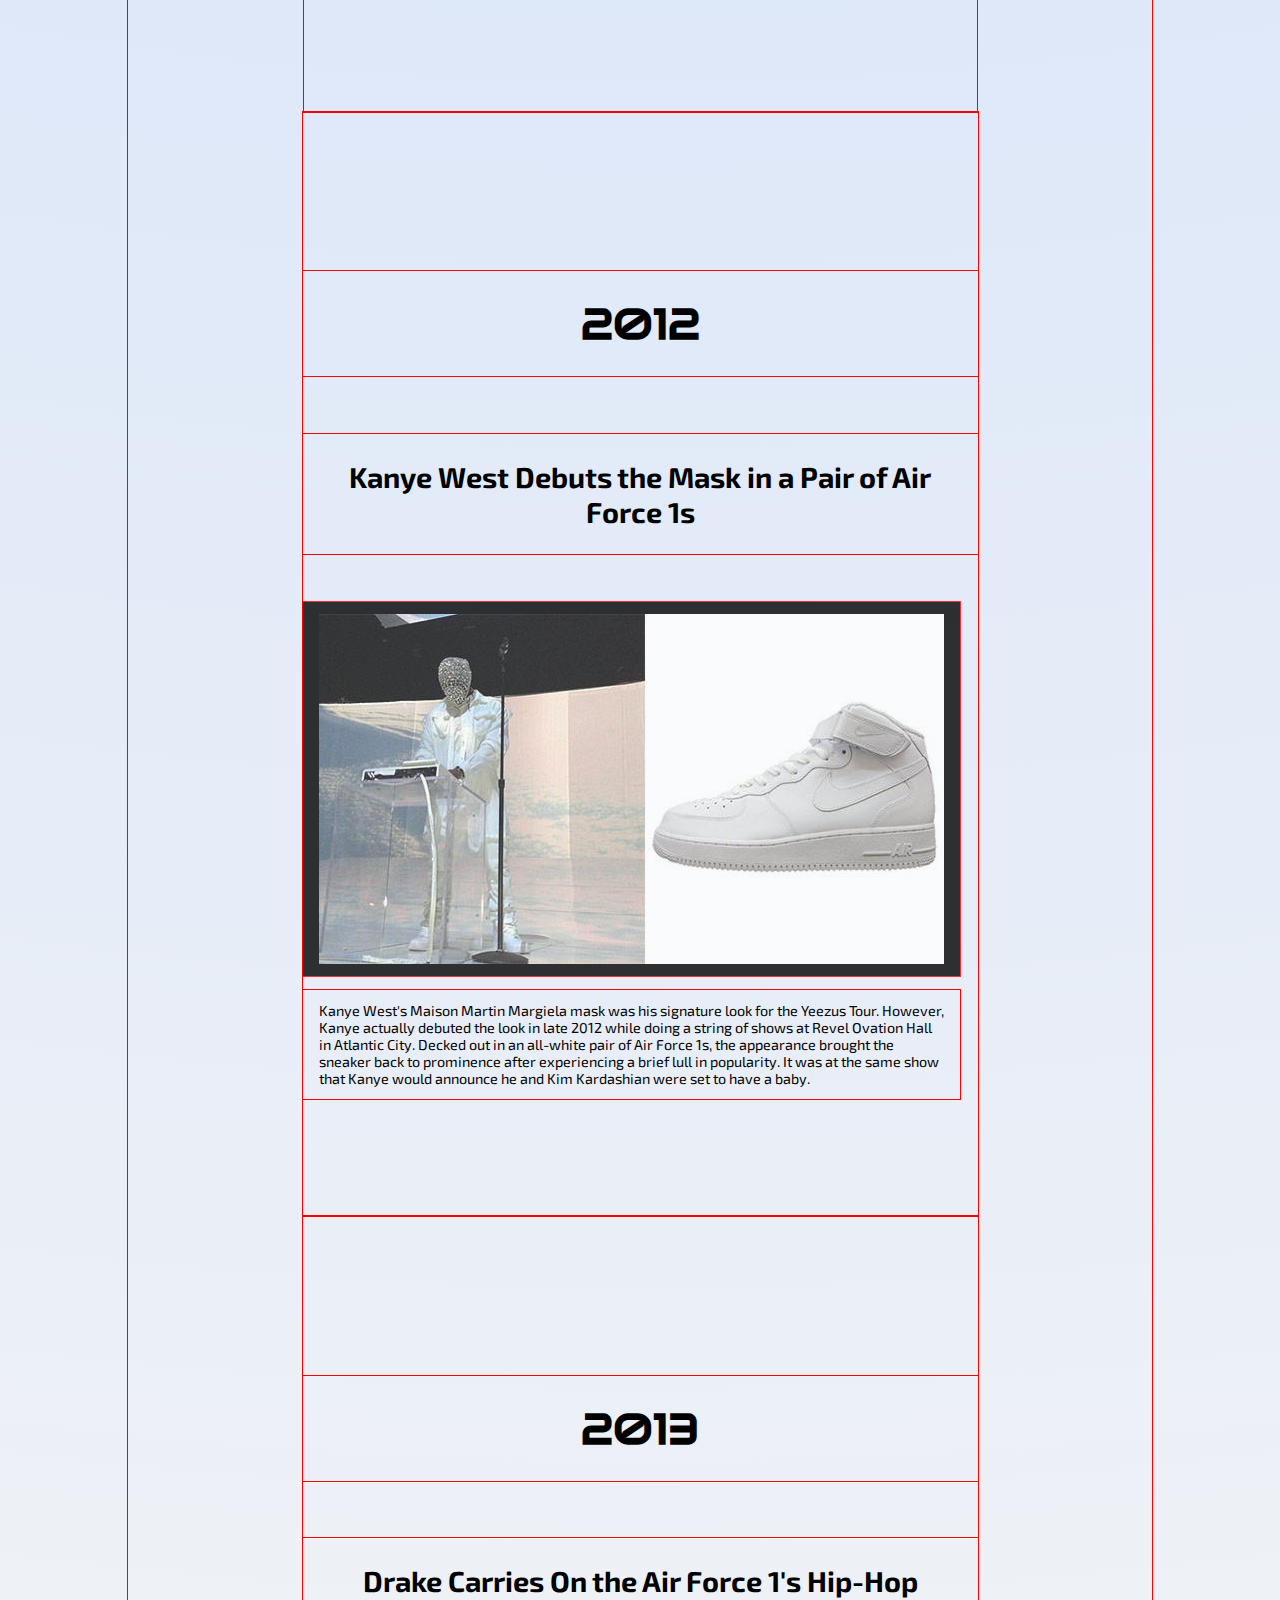
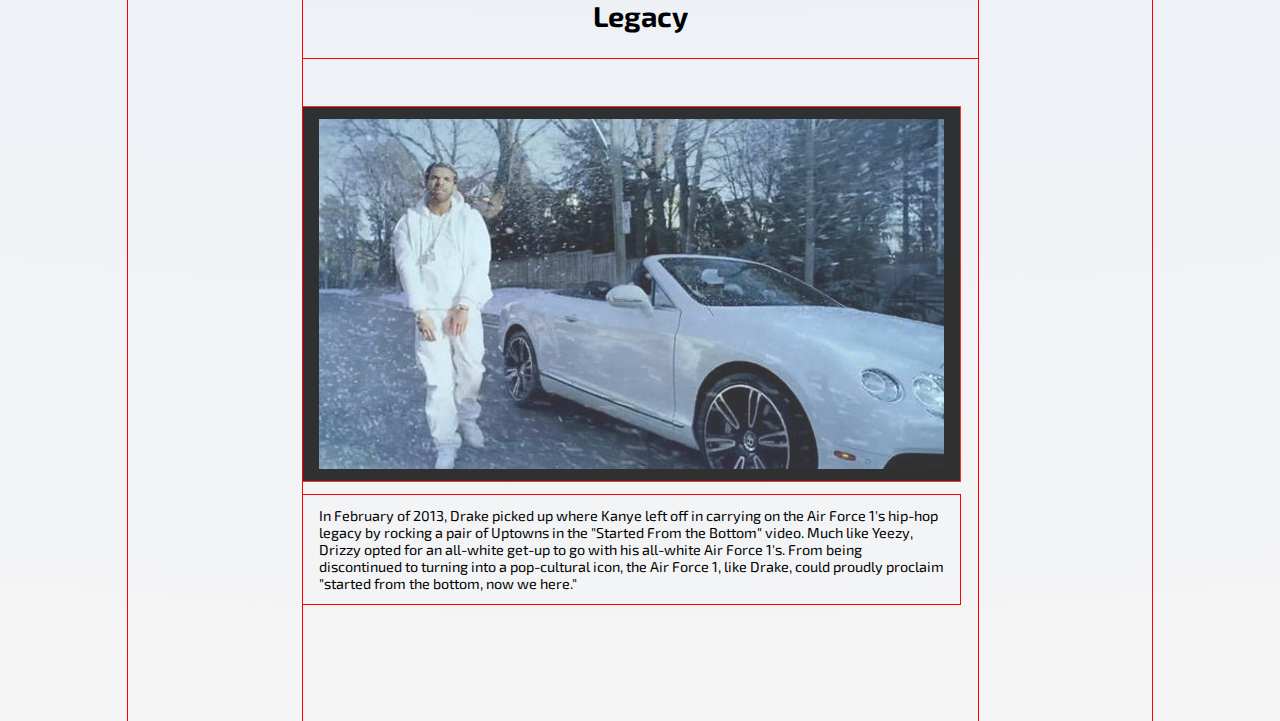
<file: 1/index.html>
<!DOCTYPE html>
<html>
  <head>
    <meta charset="utf-8">
    <link rel="stylesheet" type="text/css" href="style.css">
    <link href="https://fonts.googleapis.com/css?family=Anton|Audiowide|Exo+2" rel="stylesheet">
    <title>How Your New Favorite Sneakers Became So Popular: Nike Air Force 1</title>
    <style media="screen">
      * {
        outline: 1px solid red;
      }
    </style>
  </head>
  <body>

    <div class="title">
      <h1>How Your New Favorite Sneakers Became So Popular: Nike Air Force 1</h1>
      <h2>BY</h2>
      <h2>STEPHEN FIORENTINE</h2>
      <h3>DEC 17, 2014</h3>
      <!--<img id="af1" src="af1_small.gif">-->
    </div>

    <div class="intro">
    <p>The history of the Air Force 1 plays out like an underdog story fit for Hollywood. After debuting to critical success, the shoe experienced a fall from grace but later rebounded to become one of the most popular silhouettes in sneaker history. The sneaker is so popular, in fact, that the Air Force 1 happens to be the highest-selling athletic shoe of all-time, which is pretty remarkable considering the Chuck Taylor All-Stars' longevity or any Jordans' popularity.
      So how did the Nike Air Force 1 become so popular and stay that way? Click through the slides for a timeline of notable events in the shoe’s history.</p>
    </div>

    <!-- hover date test
    <div class="hover">
      <button class="hoverbtn">2013</button>
      <div class="hover-content">
        <h4>Drake Carries On the Air Force 1's Hip-Hop Legacy</h4>
        <img src="../p_img/2013.jpg">
        <p>In February of 2013, Drake picked up where Kanye left off in carrying on the Air Force 1's hip-hop legacy by rocking a pair of Uptowns in the "Started From the Bottom" video. Much like Yeezy, Drizzy opted for an all-white get-up to go with his all-white Air Force 1's. From being discontinued to turning into a pop-cultural icon, the Air Force 1, like Drake, could proudly proclaim "started from the bottom, now we here."</p>
      </div>
    </div>
    -->

    <div class="flex-container">

      <div class="flex-item">
      <h4>1982</h4>
      <h5>Nike Introduces the Air Force 1</h5>
      <img src="p_img/1982.jpg">
      <p>When Nike introduced the Air Force 1 in 1982, little did they know they had a cultural phenomenon on their hands. Designed by Bruce Kilgore, the Air Force 1 was the first basketball sneaker to feature Nike Air technology, which was previously limited to the Swoosh's running shoes. The Air Force 1 also introduced the concept of the Nike Cupsole, making it a top performance model at the time. Named after the aircraft which carried the President of the United States around, Kilgore actually took inspiration from Notre Dame Cathedral in designing the shoe's midsole.</p>
      </div>

      <div class="flex-item">
      <h4>1983</h4>
      <h5>Moses Malone Takes Home Both Regular Season and NBA Finals MVP Honors in the Air Force 1</h5>
      <img src="p_img/1983.jpg">
      <p>The Air Force 1 was put on the map largely due to Moses Malone's 1982-83 season. Wearing the Air Force 1s, Malone won his third career NBA MVP award, averaging 24.5 points per game to go along with 15.3 rebounds per game. For an encore, Malone led the Philadelphia 76ers to an NBA title over the Los Angeles Lakers, taking home NBA Finals MVP honors in the process. Malone's heroic Finals performance was highlighted by a Game 3 in which he scored 28 points with 19 rebounds and six assists. A ringing endorsement for the Air Force 1, indeed.</p>
      </div>

      <div class="flex-item">
      <h4>1984</h4>
      <h5>Nike Discontinues the Air Force 1</h5>
      <img src="p_img/1984.jpg">
      <p>Despite Malone's dominance, Nike would discontinue the Air Force 1 in 1984. Originally slated for just a two-year run, the Swoosh saw the sneaker as just another basketball shoe. Legend has it that Bruce Kilgore was already working on designs for shoes two to three seasons in the future by the time the Air Force 1 released. As is usually the case, though, people want what they can't have.</p>
      </div>

      <div class="flex-item">
      <h4>1986</h4>
      <h5>The Air Force 1 Becomes the First-Ever Retro Sneaker</h5>
      <img src="p_img/1986.jpg">
      <p>Whether you agree with the practice or not, the Air Force 1 was instrumental in starting the retro craze. With sneaker aficionados willing to travel from New York to Baltimore just to cop a pair of Air Force 1s, or "Uptowns" as they came to be known, Nike made an unprecedented move by bringing back the sneaker in 1986. This would give birth to the present day trend of "retro-ing" sneakers. This time around, Nike added the modern italic logo with the Swoosh on the back of the shoe.</p>
      </div>

      <div class="flex-item">
      <h4>2002</h4>
      <h5>Kobe Bryant Plays at Rucker Park Wearing the Air Force 1</h5>
      <img src="p_img/2002.jpg">
      <p>What Moses Malone was to the Air Force 1 in the 1980s, Kobe Bryant was in early Oughts. On July 18, 2002, Bryant played in the Entertainers Basketball Classic at legendary Rucker Park in New York for Irv Gotti's Murder Inc. team. Kobe laced up a pair of Air Force 1s for the occasion and proceeded to put on a show for those who turned out. Unfortunately, rain shortened the event, but nonetheless it was another <a href="http://sneakerreport.com/sports/basketball-sports/nike-honors-kobe-bryant-with-the-nikeid-kobe-9-elite-low-mamba-moment/">"Mamba Moment."</a></p>
      </div>

      <div class="flex-item">
      <h4>2002</h4>
      <h5>Nelly and the St. Lunatics Release "Air Force Ones"</h5>
      <img src="p_img/2002_2.jpg">
      <p>Since its reissue, the Air Force 1 would remain a regional favorite. However, off the strength of Nelly and the St. Lunatic's single "Air Force Ones" in 2002, the sneaker would finally infiltrate the mainstream. In the song, Nelly and his posse boast about sneaker purchases. Among those who appeared in the video copping a pair of Air Force 1s were Marshall Faulk, Torry Holt, Ray Lankford, Ozzie Smith and Birdman.</p>
      </div>

      <div class="flex-item">
      <h4>2002</h4>
      <h5>Kobe Breaks Out the Air Force 1 Again, This Time on the NBA Hardwood</h5>
      <img src="p_img/2002_3.jpg">
      <p>Kobe's sneaker free agency period in 2002-03 was one of the more exciting times in on-court sneaker history. On November 11, 2002, Bryant went back to the sneakers that served him so well at Rucker Park. This time out, Kobe laced up in a white and gold pair and proceeded to drop a triple-double. For the night, Kobe netted 15 points with 11 rebounds and 11 assists. On the heels of Nelly and Kobe, Air Force 1 mania was at a fever pitch.</p>
      </div>

      <div class="flex-item">
      <h4>2007</h4>
      <h5>The Air Force 1 Celebrates Its 25th Anniversary</h5>
      <img src="p_img/2007.jpg">
      <p>The Air Force 1 turned 25 in 2007. To celebrate, an All-Star lineup of rappers put out the single "Classic (Better Than I've Ever Been)" as a tribute to the sneaker. Featuring Kanye West, Nas, KRS-One and Rakim, the single would go on to be nominated for a Grammy for Best Rap Collaboration. In honor of the shoe's anniversary, Nike put out two special edition Air Force 1s made of crocodile and anaconda leather, which retailed for $200,000 a piece.</p>
      </div>

      <div class="flex-item">
      <h4>2012</h4>
      <h5>Kanye West Debuts the Mask in a Pair of Air Force 1s</h5>
      <img src="p_img/2012.jpg">
      <p>Kanye West's Maison Martin Margiela mask was his signature look for the Yeezus Tour. However, Kanye actually debuted the look in late 2012 while doing a string of shows at Revel Ovation Hall in Atlantic City. Decked out in an all-white pair of Air Force 1s, the appearance brought the sneaker back to prominence after experiencing a brief lull in popularity. It was at the same show that Kanye would announce he and Kim Kardashian were set to have a baby.</p>
      </div>

      <div class="flex-item">
      <h4>2013</h4>
      <h5>Drake Carries On the Air Force 1's Hip-Hop Legacy</h5>
      <img src="p_img/2013.jpg">
      <p>In February of 2013, Drake picked up where Kanye left off in carrying on the Air Force 1's hip-hop legacy by rocking a pair of Uptowns in the "Started From the Bottom" video. Much like Yeezy, Drizzy opted for an all-white get-up to go with his all-white Air Force 1's. From being discontinued to turning into a pop-cultural icon, the Air Force 1, like Drake, could proudly proclaim "started from the bottom, now we here."</p>
      </div>


    </div>
  </body>
</html>
</file>
<file: style.css>
/* Color Palette: black, #bad4ff, maroon, lightgrey, whitesmoke
   Fonts: Anton, Audiowide, Exo 2, -- Helvetica */

body {
  background-size:50%;
  /*background: linear-gradient(whitesmoke, #bad4ff);*/
  background: radial-gradient(circle, #bad4ff, whitesmoke);
  margin: auto;
  max-width: 80%;
  font-family: 'Exo 2', 'Helvetica', sans-serif;
  font-size: 0.9em;
  box-sizing: border-box;
  /*background-color: whitesmoke;*/
}

.title {
  padding: 10px;
  text-align: center;
  display: inline;
  float: left;
  background-image:url('af1_small.gif');
  background-repeat: no-repeat;
  background-size: contain;
  background-position: top;
}

.title h2, h3{
  color: #bad4ff;
  text-shadow: 1px 1px 2px #000;
}

.intro {
  padding: 25px;
  padding-top: 150px;
  padding-left: 30%;
  padding-right: 30%;
  max-width: 550px;
  font-size: 1.2em;
}

h1 {
  padding: 30px;
  font-family: 'Anton', 'Helvetica', sans-serif;
  font-size: 4em;
  color: white;
  text-shadow: 0.5px 0.5px 2px #000;
  letter-spacing: 0.09em;
}

p {
  max-width: 625px;
}

.flex-item {
  margin: auto;
  padding-top: 10%;
  padding-bottom: 10%;
}

.flex-item h4, h5 {
  padding: 25px;
  text-align: center;
}

h4 {
  font-family: 'Audiowide', 'Helvetica', sans-serif;
  font-size: 3em;
  padding-top: 25px;
}

h5 {
  font-weight: bold;
  font-size: 2em;
  max-width: 625px;
}

.flex-container {
  display: flex;
  flex-direction: column;
  justify-content: center;
}

img {
  max-width: 100%;
  opacity: 0.8;
  background: black;
}

#af1 {
  max-width: 50%;
}

/* Media Query */
@media (max-width: 600px) {
  p {
    font-size: 0.5em;
  }

  h1 {
    font-size: 2em;
  }
}

/* hover date test */
.hverbtn {
  background-color: #4CAF50;
   color: white;
   padding: 16px;
   font-size: 16px;
   border: none;
   cursor: pointer;
}
.hover {
    position: center;
    display: inline-block;
}
.hover-content {
    display: none;
    position: left;
    background-color: #f9f9f9;
    min-width: 160px;
    box-shadow: 0px 8px 16px 0px rgba(0,0,0,0.2);
    z-index: 1;
}
.hover-content h4, img, p {
    color: black;
    padding: 12px 16px;
    text-decoration: none;
    display: block;
}
.hover-content a:hover {background-color: #f1f1f1}

.hover:hover .hover-content {
    display: block;
}
.hover:hover .hoverbtn {
    background-color: #3e8e41;
}
</file>
<file: 1/style.css>
/* Color Palette: black, #bad4ff, maroon, lightgrey, whitesmoke
   Fonts: Anton, Audiowide, Exo 2, -- Helvetica */

body {
  background-size:50%;
  /*background: linear-gradient(whitesmoke, #bad4ff);*/
  background: radial-gradient(circle, #bad4ff, whitesmoke);
  margin: auto;
  max-width: 80%;
  font-family: 'Exo 2', 'Helvetica', sans-serif;
  font-size: 0.9em;
  box-sizing: border-box;
  /*background-color: whitesmoke;*/
}

.title {
  padding: 10px;
  text-align: center;
  display: inline;
  float: left;
  background-image:url('af1_small.gif');
  background-repeat: no-repeat;
  background-size: contain;
  background-position: top;
}

.title h2, h3{
  color: #bad4ff;
  text-shadow: 1px 1px 2px #000;
}

.intro {
  padding: 25px;
  padding-top: 150px;
  padding-left: 30%;
  padding-right: 30%;
  min-width: 300px;
  max-width: 550px;
  font-size: 1.2em;
}

h1 {
  padding: 30px;
  font-family: 'Anton', 'Helvetica', sans-serif;
  font-size: 4em;
  color: white;
  text-shadow: 0.5px 0.5px 2px #000;
  letter-spacing: 0.09em;
}

p {
  max-width: 625px;
}

.flex-item {
  margin: auto;
  padding-top: 10%;
  padding-bottom: 10%;
}

.flex-item h4, h5 {
  padding: 25px;
  text-align: center;
}

h4 {
  font-family: 'Audiowide', 'Helvetica', sans-serif;
  font-size: 3em;
  padding-top: 25px;
}

h5 {
  font-weight: bold;
  font-size: 2em;
  max-width: 625px;
}

.flex-container {
  display: flex;
  flex-direction: column;
  justify-content: center;
}

img {
  max-width: 100%;
  opacity: 0.8;
  background: black;
}

#af1 {
  max-width: 50%;
}

/* Media Query */
@media (max-width: 600px) {
  p {
    font-size: 0.5em;
  }

  h1 {
    font-size: 2em;
  }
}

/* hover date test */
.hverbtn {
  background-color: #4CAF50;
   color: white;
   padding: 16px;
   font-size: 16px;
   border: none;
   cursor: pointer;
}
.hover {
    position: center;
    display: inline-block;
}
.hover-content {
    display: none;
    position: left;
    background-color: #f9f9f9;
    min-width: 160px;
    box-shadow: 0px 8px 16px 0px rgba(0,0,0,0.2);
    z-index: 1;
}
.hover-content h4, img, p {
    color: black;
    padding: 12px 16px;
    text-decoration: none;
    display: block;
}
.hover-content a:hover {background-color: #f1f1f1}

.hover:hover .hover-content {
    display: block;
}
.hover:hover .hoverbtn {
    background-color: #3e8e41;
}
</file>
